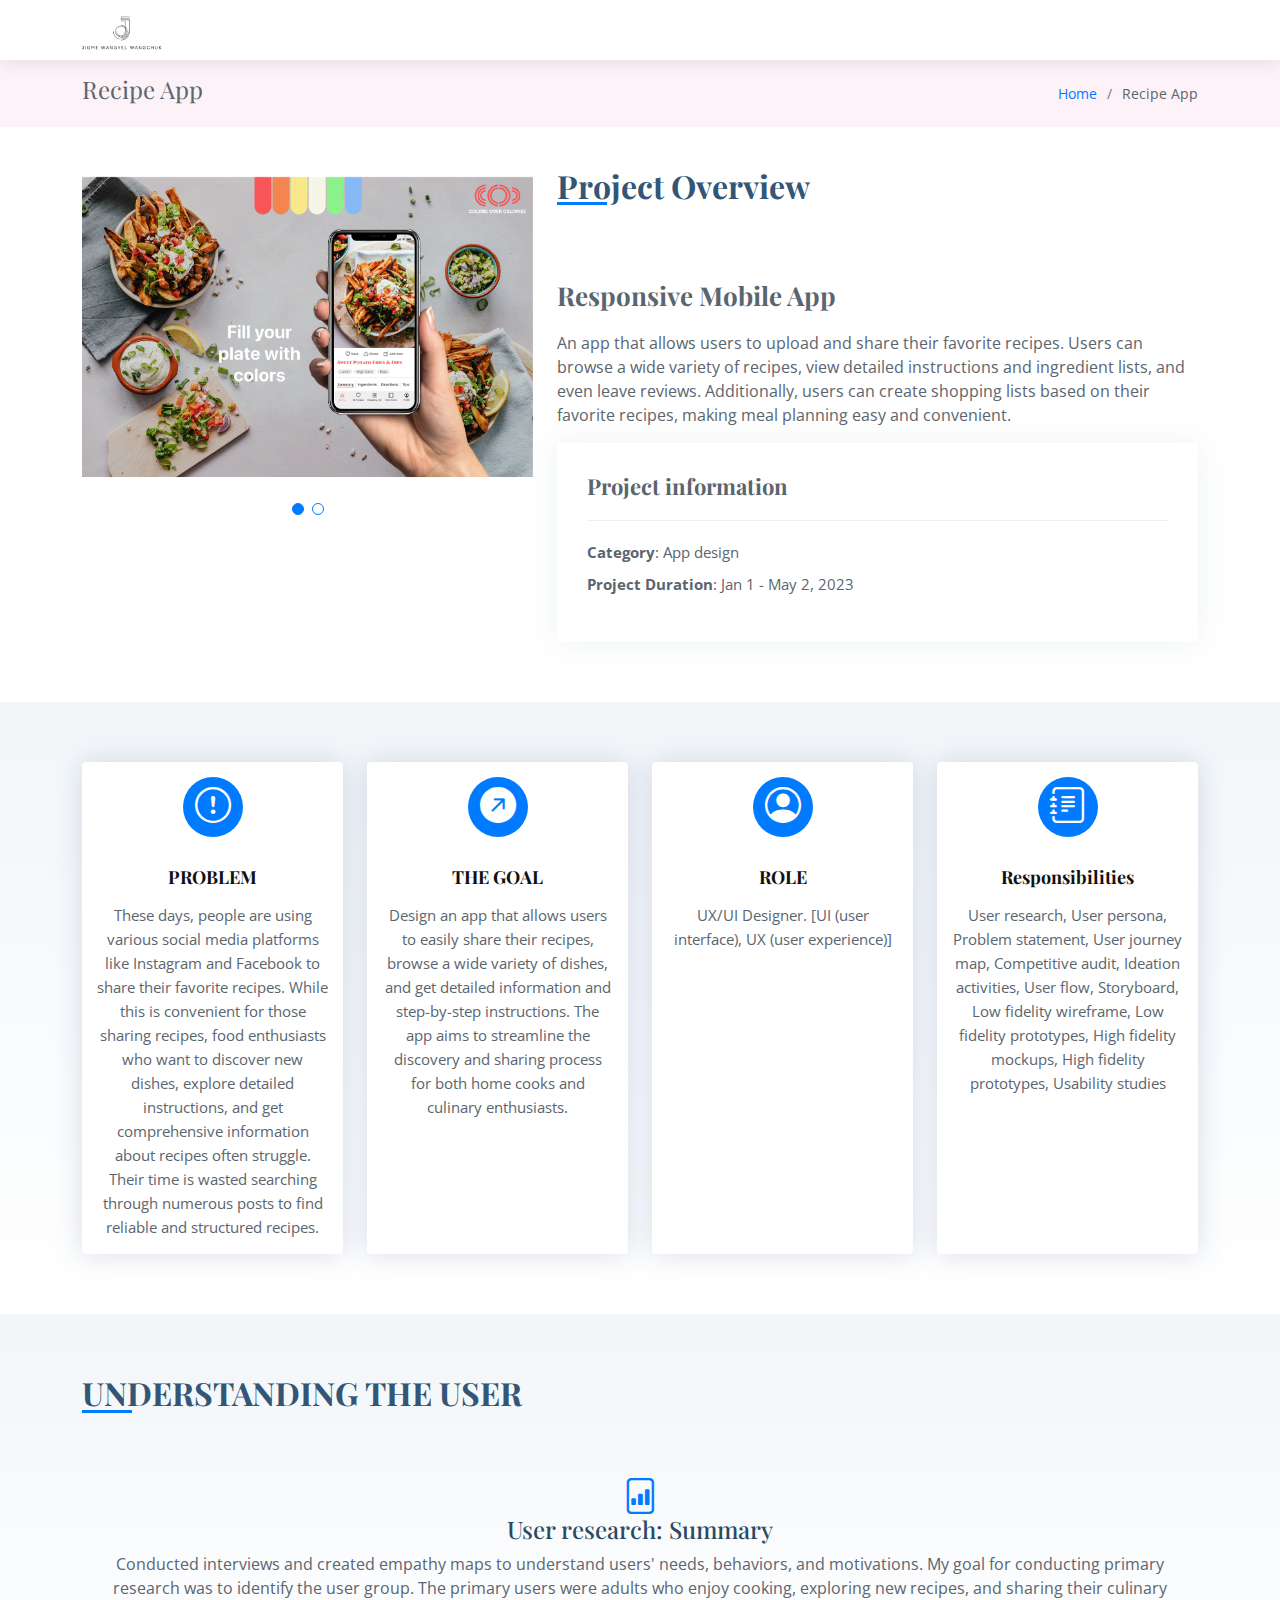
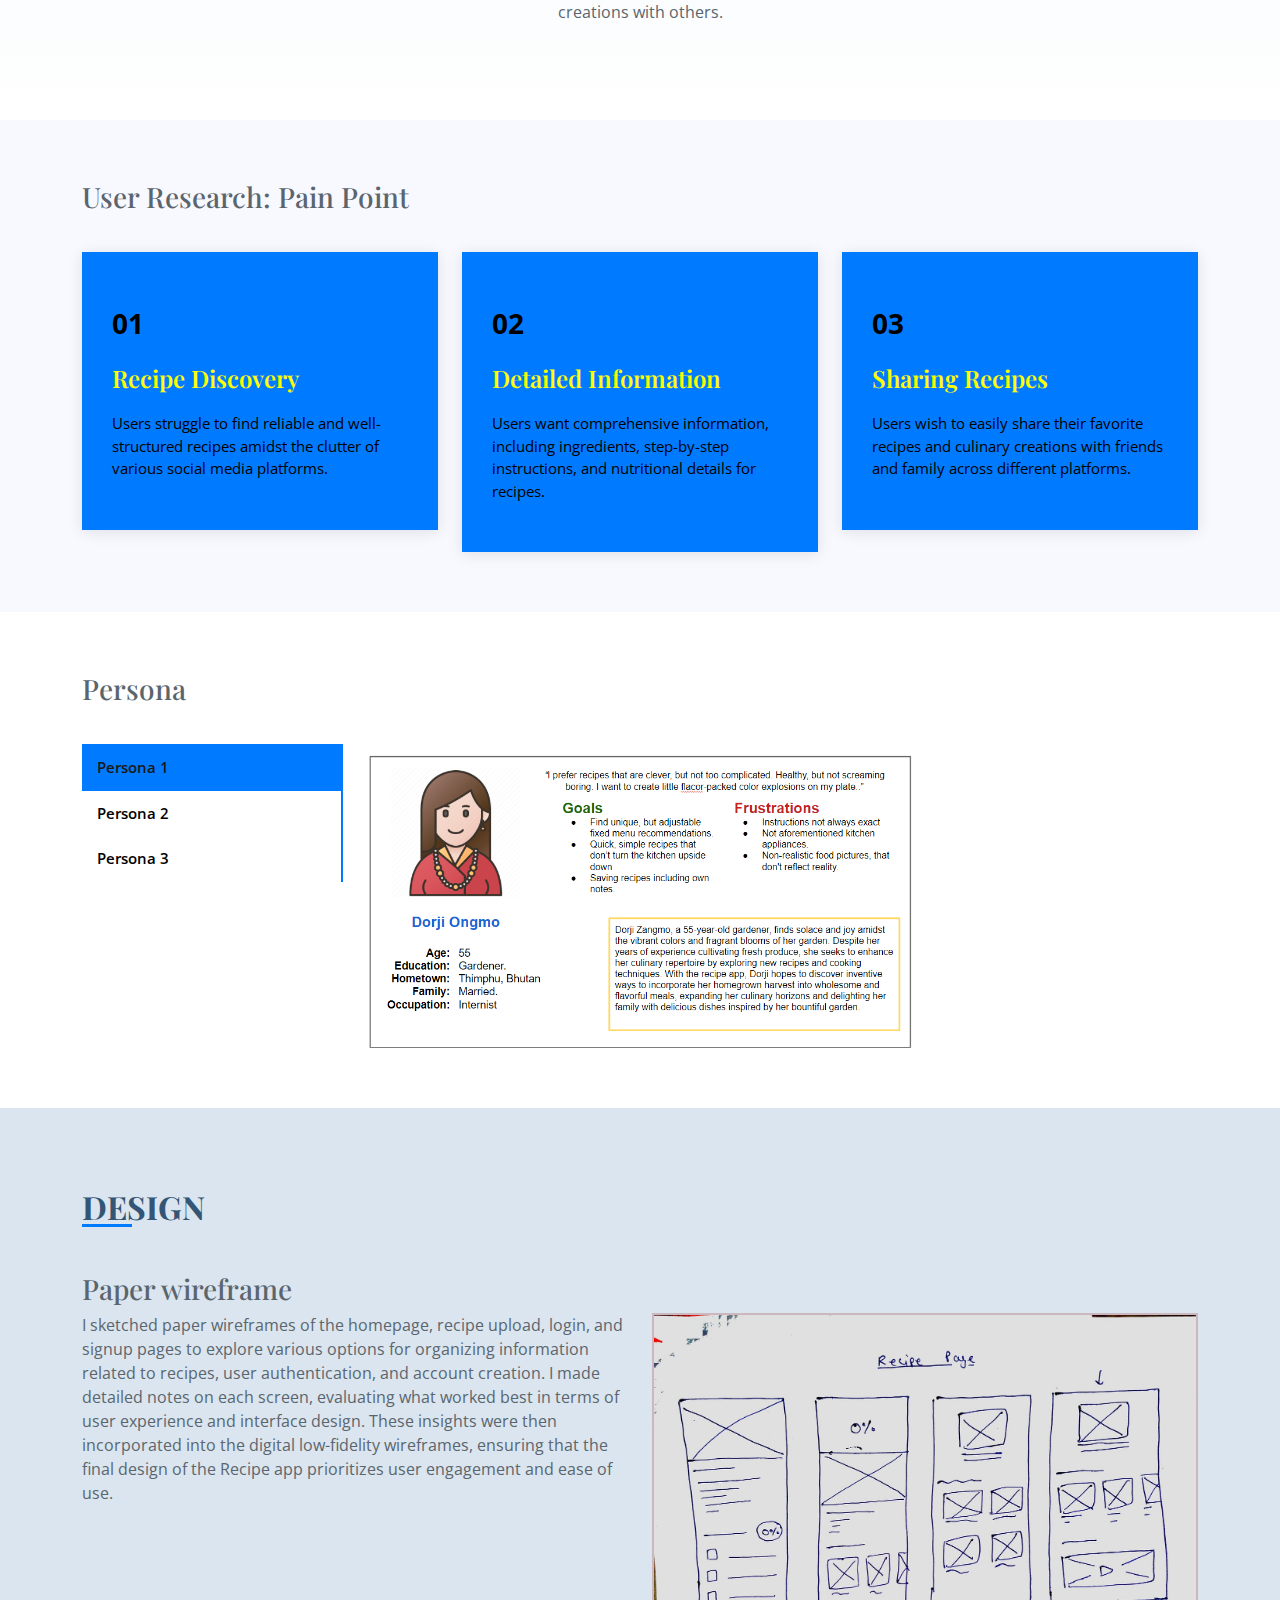
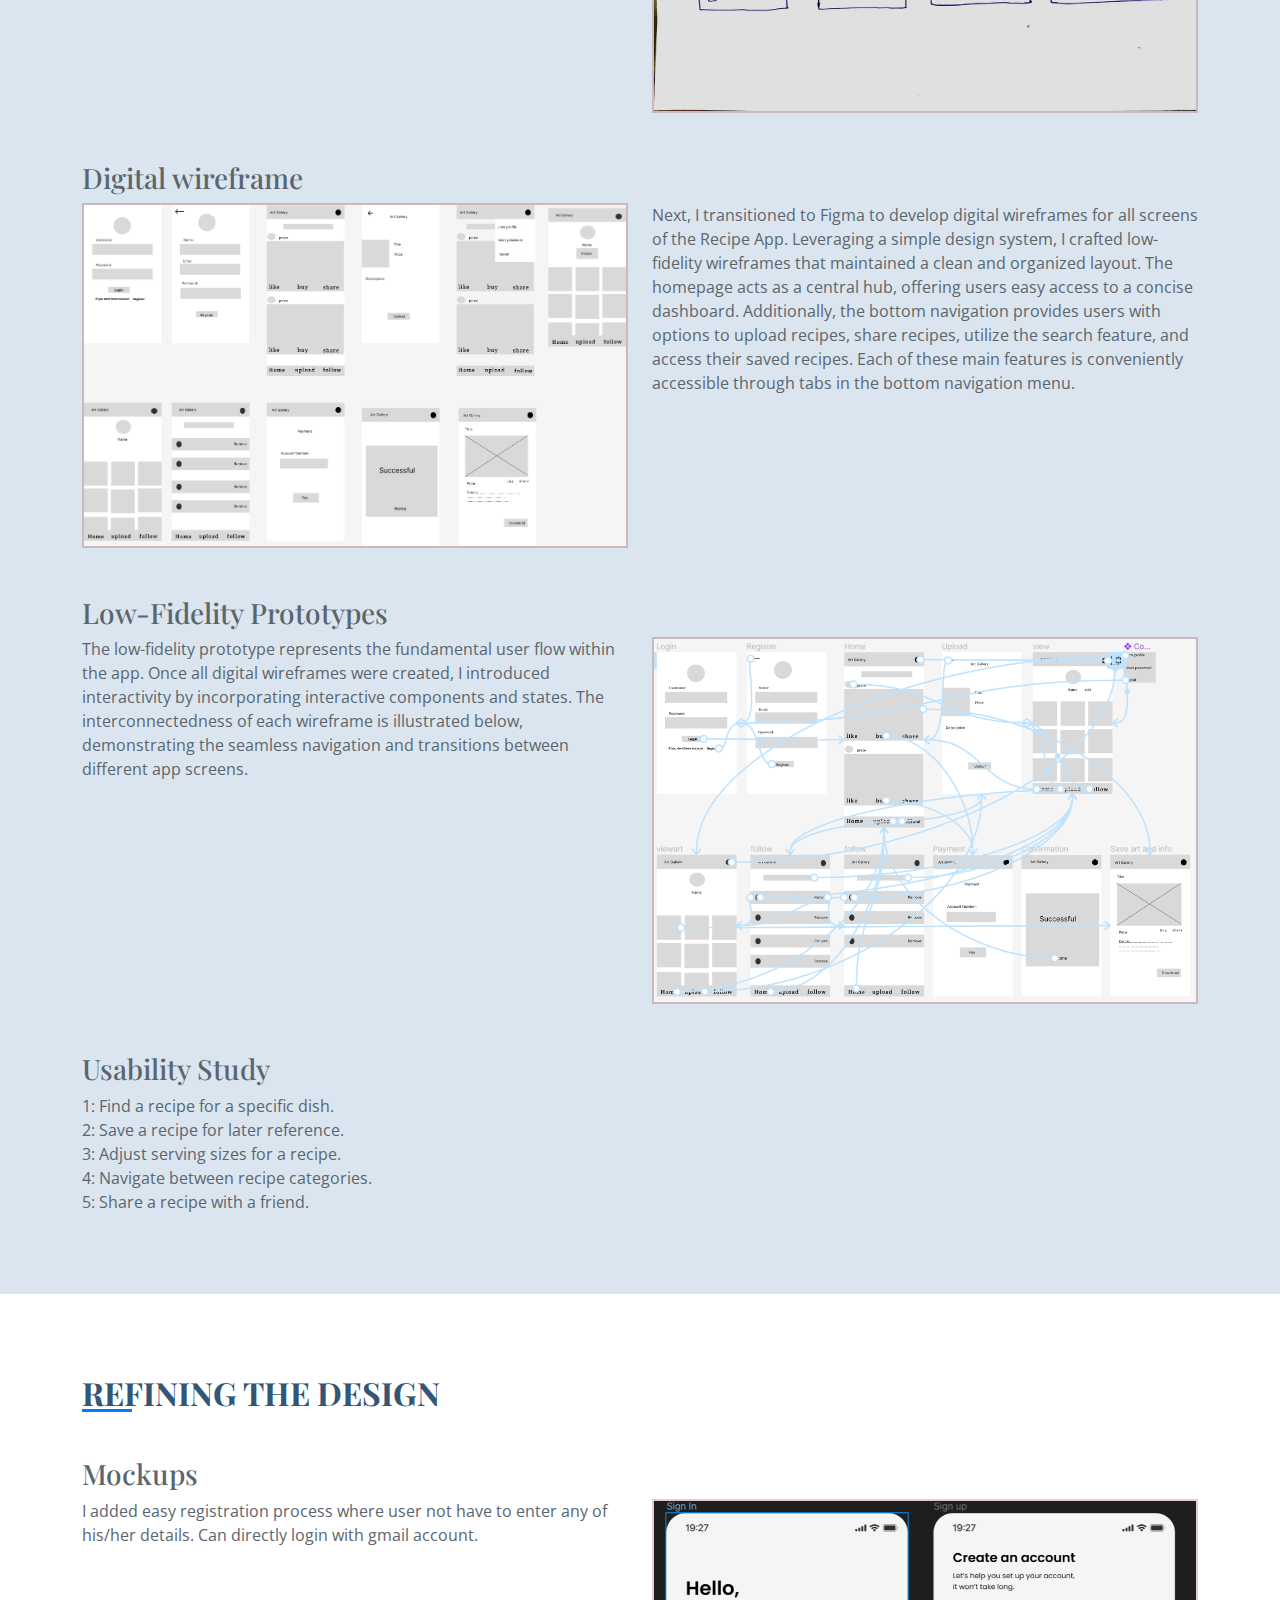
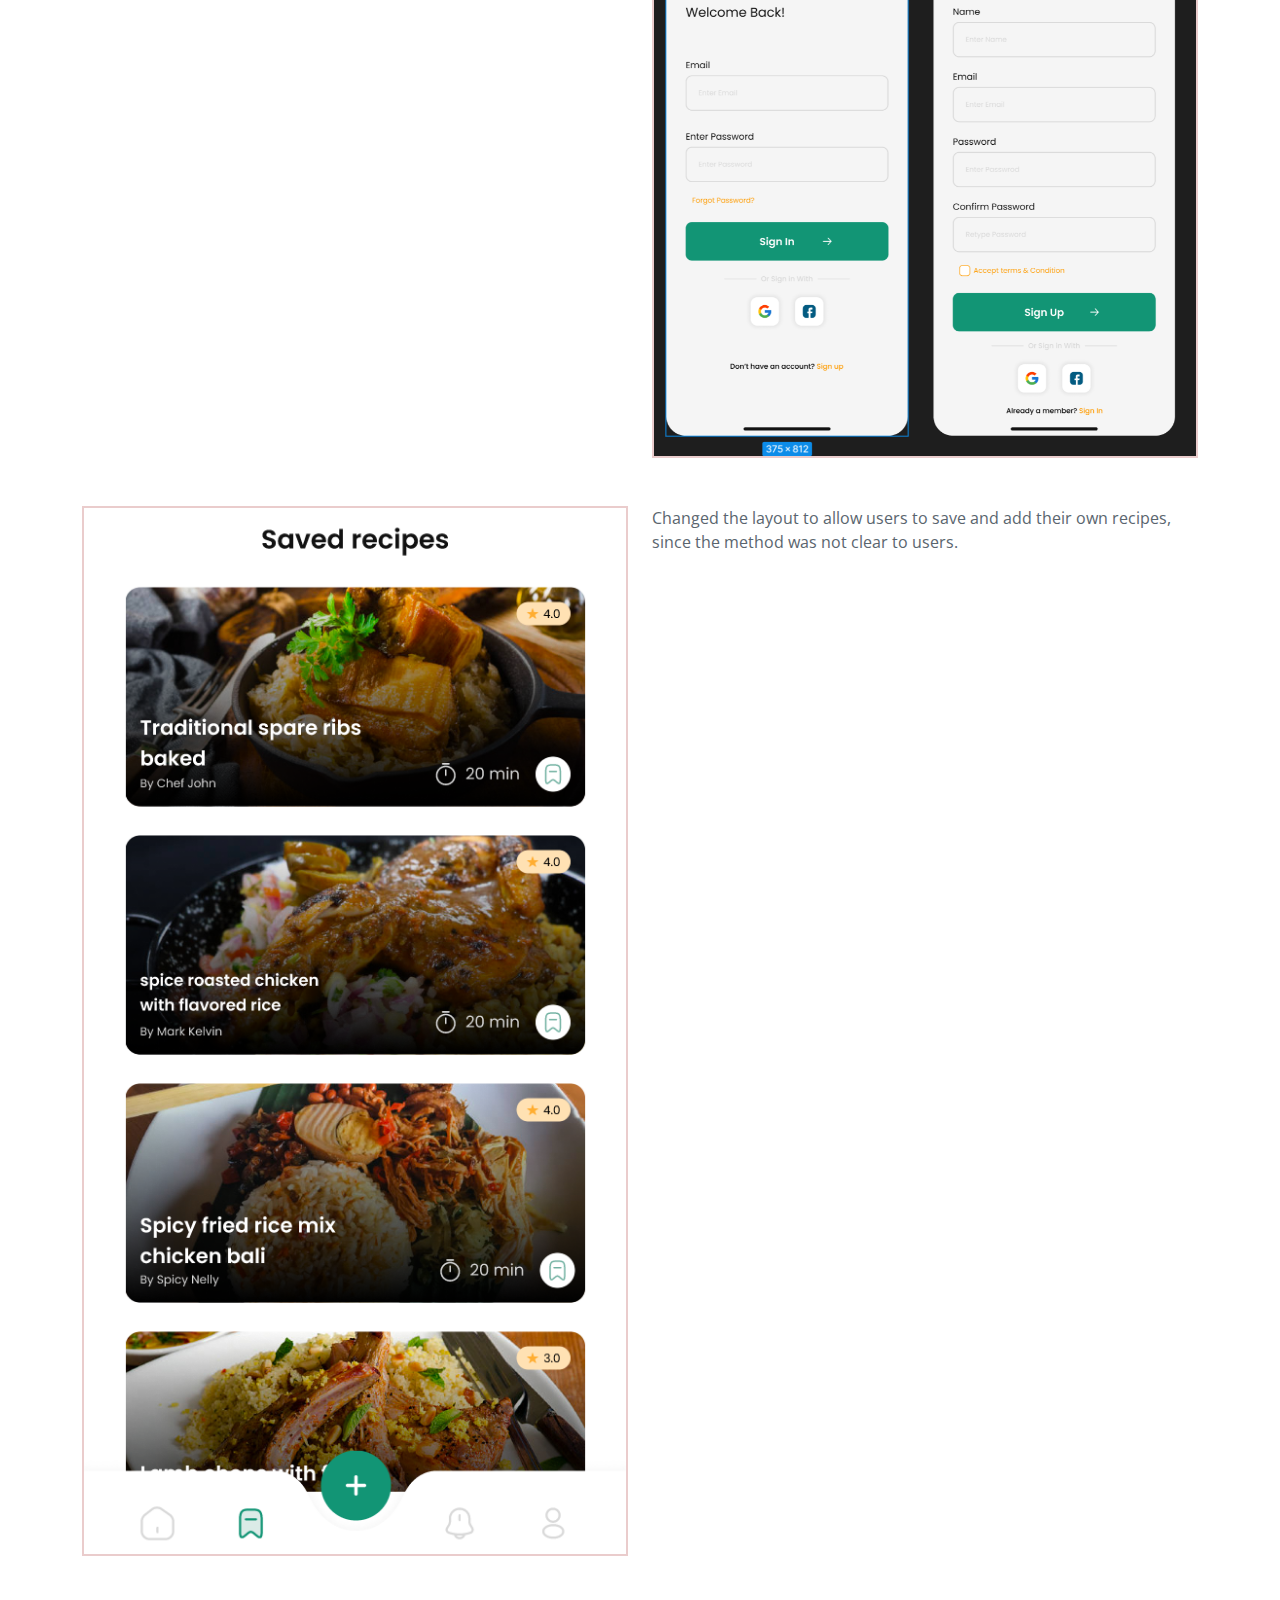
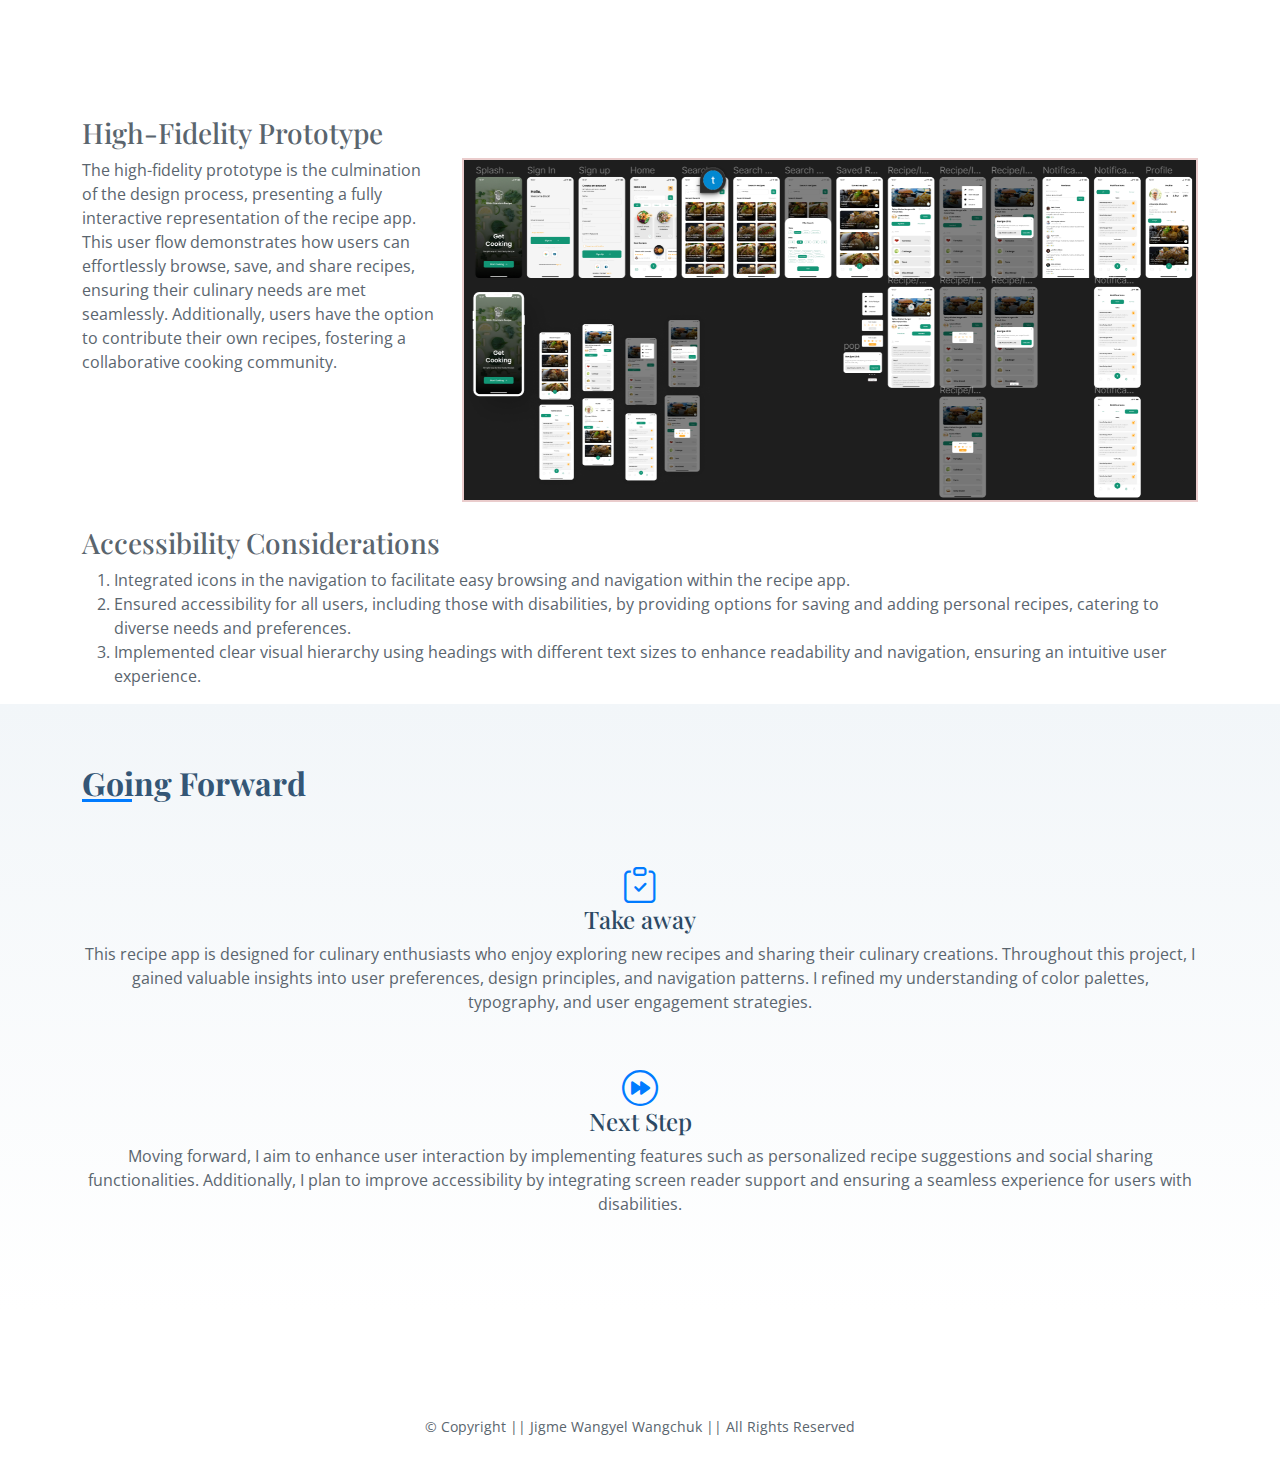
<file: casestudy.html>
<!DOCTYPE html>
<html lang="en">

<head>
  <meta charset="utf-8">
  <meta content="width=device-width, initial-scale=1.0" name="viewport">

  <title>Portfolio Details</title>
  <meta content="" name="description">
  <meta content="" name="keywords">

  <!-- Favicons -->
  <link href="assets/img/favicon.png" rel="icon">
  <link href="assets/img/apple-touch-icon.png" rel="apple-touch-icon">

  <!-- Google Fonts -->
  <link href="https://fonts.googleapis.com/css?family=Open+Sans:300,300i,400,400i,600,600i,700,700i|Poppins:300,300i,400,400i,500,500i,600,600i,700,700i|Playfair+Display:400,400i,500,500i,600,600i,700,700i&subset=cyrillic" rel="stylesheet">

  <!-- Vendor CSS Files -->
  <link href="assets/vendor/bootstrap/css/bootstrap.min.css" rel="stylesheet">
  <link href="assets/vendor/bootstrap-icons/bootstrap-icons.css" rel="stylesheet">
  <link href="assets/vendor/boxicons/css/boxicons.min.css" rel="stylesheet">
  <link href="assets/vendor/glightbox/css/glightbox.min.css" rel="stylesheet">
  <link href="assets/vendor/swiper/swiper-bundle.min.css" rel="stylesheet">

  <!-- Template Main CSS File -->
  <link href="assets/css/style.css" rel="stylesheet">

  <!-- =======================================================
  * Template Name: Lonely - v4.9.1
  * Template URL: https://bootstrapmade.com/free-html-bootstrap-template-lonely/
  * Author: BootstrapMade.com
  * License: https://bootstrapmade.com/license/
  ======================================================== -->
</head>

<body>

  <!-- ======= Header ======= -->
  <header id="header" class="d-flex align-items-center">
    <div class="container d-flex align-items-center justify-content-between">

      <div class="logo">
        <a href="index.html"><img src="assets/img/logo.png" alt="" class="img-fluid"></a>
      </div>

      <nav id="navbar" class="navbar">
        <ul>
          <li><a class="nav-link scrollto" href="#portfolio-details"></a></li>
          <li><a class="nav-link scrollto" href="#design"></a></li>
          
        </ul>
        <i class="bi bi-list mobile-nav-toggle"></i>
      </nav>

    </div>
  </header>

  <main id="main">

    <!-- ======= Breadcrumbs Section ======= -->
    <section class="breadcrumbs">
      <div class="container">

        <div class="d-flex justify-content-between align-items-center">
          <h2>Recipe App</h2>
          <ol>
            <li><a href="index.html">Home</a></li>
            <!-- <li>Portfolio</a></li> -->
            <li>Recipe App</li>
          </ol>
        </div>

      </div>
    </section><!-- Breadcrumbs Section -->

    <!-- ======= over view ======= -->
    <section id="portfolio-details" class="portfolio-details">
      <div class="container">

        <div class="row gy-4">

          <div class="col-lg-5">
            <div class="portfolio-details-slider swiper">
              <div class="swiper-wrapper align-items-center">

                <div class="swiper-slide">
                  <img src="assets/img/portfolio/portfolio2.jpg" alt="">
                </div>

                <div class="swiper-slide">
                  <img src="assets/img/portfolio/img2.jpg" alt="">
                </div>

                <!-- <div class="swiper-slide">
                  <img src="assets/img/portfolio/portfolio.jpg" alt="">
                </div> -->

              </div>
              <div class="swiper-pagination"></div>
            </div>
          </div>

          <div class="col-lg-7">
            <div class="section-title">
              <h2>Project Overview</h2>
            </div>
            
            <div class="portfolio-description">
              <h2>Responsive Mobile App</h2>
              <p>An app that allows users to upload and share their favorite recipes. 
                Users can browse a wide variety of recipes, view detailed instructions and ingredient lists, 
                and even leave reviews. Additionally, users can create shopping lists based on their favorite recipes, 
                making meal planning easy and convenient.</p>

            </div>
            <div class="portfolio-info">
              <h3>Project information</h3>
              <ul>
                <li><strong>Category</strong>: App design</li>
                <li><strong>Project Duration</strong>: Jan 1 - May 2, 2023</li>
              </ul>
            </div>
           
          </div>

        </div>

      </div>
      
    </section><!--overview -->
    
     <!-- ======= Services Section ======= -->
     <section id="services1" class="services1 section-bg">
      <div class="container">
<!-- 
        <div class="section-title">
         
        </div> -->

        <div class="row">
          <div class="col-md-7 col-lg-3 d-flex align-items-stretch mb-5 mb-lg-0">
            <div class="icon-box">
              <div class="icon"><i class="bi bi-exclamation-circle"></i></div>
              <h4 class="title"><a href="">PROBLEM</a></h4>
              <p class="description">These days, people are using various social media platforms like Instagram and Facebook to share their favorite recipes. 
                While this is convenient for those sharing recipes, food enthusiasts who want to discover new dishes, explore detailed instructions, 
                and get comprehensive information about recipes often struggle. Their time is wasted searching through numerous posts to find reliable and structured recipes.
                </p>
            </div>
          </div>

          <div class="col-md-7 col-lg-3 d-flex align-items-stretch mb-5 mb-lg-0">
            <div class="icon-box">
              <div class="icon"><i class="bi bi-arrow-up-right-circle-fill"></i></div>
              <h4 class="title"><a href="">THE GOAL</a></h4>
              <p class="description">Design an app that allows users to easily share their recipes, browse a wide variety of dishes, 
                and get detailed information and step-by-step instructions. The app aims to streamline the discovery and sharing process for both home cooks 
                and culinary enthusiasts.</p>
            </div>
          </div>

          <div class="col-md-7 col-lg-3 d-flex align-items-stretch mb-5 mb-lg-0">
            <div class="icon-box">
              <div class="icon"><i class="bi bi-person-circle"></i></div>
              <h4 class="title"><a href="">ROLE</a></h4>
              <p class="description">UX/UI Designer. [UI (user interface), UX (user experience)]
              </p>
            </div>
          </div>

          
          <div class="col-md-7 col-lg-3 d-flex align-items-stretch mb-5 mb-lg-0">
            <div class="icon-box">
              <div class="icon"><i class="bi bi-journal-text"></i></div>
              <h4 class="title"><a href="">Responsibilities</a></h4>
              <p class="description">User research, User persona, Problem statement, User journey map, Competitive audit, Ideation activities, User flow, Storyboard, 
                Low fidelity wireframe, Low fidelity prototypes, High fidelity mockups, High fidelity prototypes, Usability studies</p>
            </div>
          </div>
        </div>
      </div>
    </section><!-- End Services Section -->

    <section id="user" class="user section-bg">
      <div class="container">

        <div class="section-title">
          <h2>UNDERSTANDING THE USER</h2>
        </div>
        <div class="row">
            <div class="icon-box">
              <div class="col-lg-12">
              <div class="icons"><i class="bi bi-file-bar-graph"></i></div>
              <h4 class="titles"><a href="">User research: Summary </a></h4>
              <p class="description">Conducted interviews and created empathy maps to understand users' needs, behaviors, and motivations. 
                My goal for conducting primary research was to identify the user group. 
                The primary users were adults who enjoy cooking, exploring new recipes, and sharing their culinary creations with others.</p>
            </div>
          </div>
        </div>
      </div>
    </section>
    
        <!-- ======= pain pint ======= -->
        <section id="why-us" class="why-us">
          <div class="container" data-aos="fade-up">
    
            <div class="section-title">
              <h3>User Research: Pain Point</h3>
            </div>
    
            <div class="row">
    
              <div class="col-lg-4">
                <div class="box" data-aos="zoom-in" data-aos-delay="100">
                  <span>01</span>
                  <h4>Recipe Discovery</h4>
                  <p>Users struggle to find reliable and well-structured recipes amidst the clutter of various social media platforms.</p>
                </div>
              </div>
        
              <div class="col-lg-4 mt-4 mt-lg-0">
                <div class="box" data-aos="zoom-in" data-aos-delay="200">
                  <span>02</span>
                  <h4>Detailed Information</h4>
                  <p>Users want comprehensive information, including ingredients, step-by-step instructions, and nutritional details for recipes.</p>
                </div>
              </div>
        
              <div class="col-lg-4 mt-4 mt-lg-0">
                <div class="box" data-aos="zoom-in" data-aos-delay="300">
                  <span>03</span>
                  <h4>Sharing Recipes</h4>
                  <p>Users wish to easily share their favorite recipes and culinary creations with friends and family across different platforms.</p>
                </div>
              </div>
        
            </div>
          </div>
        </section><!-- End of Pain Points -->
      
         <!-- ======= persona Section ======= -->
    <section id="persona" class="persona">
      <div class="container" data-aos="fade-up">

        <div class="section-title">
          <h3>Persona</h3>
        </div>

        <div class="row" data-aos="fade-up" data-aos-delay="100">
          <div class="col-lg-3">
            <ul class="nav nav-tabs flex-column">
              <li class="nav-item">
                <a class="nav-link active show" data-bs-toggle="tab" href="#tab-1">Persona 1</a>
              </li>
              <li class="nav-item">
                <a class="nav-link" data-bs-toggle="tab" href="#tab-2">Persona 2</a>
              </li>
              <li class="nav-item">
                <a class="nav-link" data-bs-toggle="tab" href="#tab-3">Persona 3</a>
              </li>
            </ul>
          </div>

          <div class="col-lg-9 mt-4 mt-lg-0">
            <div class="tab-content">
              <div class="tab-pane active show" id="tab-1">
                <div class="row">
                  <!-- <div class="col-lg-4 details order-2 order-lg-1">
                    <h3>Pema</h3>
                    <h6 class="fst-italic"> Problem statement:</h6>
                    <p>Pema is a art student,
                      who needs independent 
                      platform to share her 
                      artwork to the world and 
                      able to sell her art.</p>
                  </div> -->
                  <div class="col-lg-8 text-center order-1 order-lg-2">
                    <img src="assets/img/app/persona4.jpg" alt="" class="img-fluid">
                  </div>
                </div>
              </div>

              <div class="tab-pane" id="tab-2">
                <div class="row">
                  <!-- <div class="col-lg-4 details order-2 order-lg-1">
                    <h3>Ugyen</h3>
                    <h6 class="fst-italic"> Problem statement:</h6>
                    <p>
                      Pema is a student,
                      who needs independent 
                      platform where he can 
                      easily find the artwork and 
                      more info about the artwork 
                      because he can write a blog. </p>
                  </div> -->
                  <div class="col-lg-8 text-center order-1 order-lg-2">
                    <img src="assets/img/app/persona5.jpg" alt="" class="img-fluid">
                  </div>
                </div>
              </div>

              <div class="tab-pane" id="tab-3">
                <div class="row">
                  <!-- <div class="col-lg-4 details order-2 order-lg-1">
                    <h3>Tashi</h3>
                    <h6 class="fst-italic"> Problem statement:</h6>
                    <p>
                      Tashi is busy hotel manager 
                      who needs to buys a art 
                      online because he does not 
                      have time to go to shop.  </p>
                  </div> -->
                  <div class="col-lg-8 text-center order-1 order-lg-2">
                    <img src="assets/img/app/persona6.jpg" alt="" class="img-fluid">
                  </div>
                </div>
              </div>
            </div>
          </div>
        </div>
      </div>
    </section><!-- End Specials Section -->

      <!-- ======= Gallery Section ======= -->
      <!-- <section id="gallery" class="gallery">

        <div class="container" data-aos="fade-up">
          <div class="section-title">
            <h3>User Journey</h3>
          </div>
        </div>
        <div class="container-fluid" data-aos="fade-up" data-aos-delay="100">
  
          <div class="row g-0">
  
            <div class="col-lg-6 col-md-4">
              <div class="gallery-item">
                <a href="assets/img/app/user1.png" class="gallery-lightbox" data-gall="gallery-item">
                  <img src="assets/img/app/user1.png" alt="" class="img-fluid">
                </a>
              </div>
            </div>
  
            <div class="col-lg-6 col-md-4">
              <div class="gallery-item">
                <a href="assets/img/app/user2.png" class="gallery-lightbox" data-gall="gallery-item">
                  <img src="assets/img/app/user2.png" alt="" class="img-fluid">
                </a>
              </div>
            </div>
          </div>
        </div>
      </section>End Gallery Section -->

    <!-- ======= design Section ======= -->
    <section id="design" class="design">
      <div class="container" data-aos="fade-up">
        <div class="section-title">
          <h2>DESIGN</h2>
        </div>
        <div class="row">
          <h3>Paper wireframe</h3>
          <div class="col-lg-6 order-1 order-lg-2" data-aos="zoom-in" data-aos-delay="100">
            <div class="about-img">
              <img src="assets/img/app/paperwireframe1.jpg" alt="">
            </div>
          </div>
          <div class="col-lg-6 pt-4 pt-lg-0 order-2 order-lg-1 content">
            <p>
              I sketched paper wireframes of the homepage, recipe upload, login, and signup pages to explore various options for organizing information related to recipes,
               user authentication, and account creation. I made detailed notes on each screen, evaluating what worked best in terms of user experience and interface design. 
               These insights were then incorporated into the digital low-fidelity wireframes, ensuring that the final design of the Recipe app prioritizes user engagement and ease of use.
            </p>
          </div>
        </div>
      </div>
      <br><br>
      <div class="container" data-aos="fade-up">
        <div class="row">
          <h3>Digital wireframe</h3>
          <div class="col-lg-6 order-2 order-lg-1" data-aos="zoom-in" data-aos-delay="100">
            <div class="about-img">
              <img src="assets/img/app/dwireframe.png" alt="">
            </div>
          </div>
          <div class="col-lg-6 pt-4 pt-lg-0 order-2 order-lg-1 content">
            <p>
              Next, I transitioned to Figma to develop digital wireframes for all screens of the Recipe App. Leveraging a simple design system, 
              I crafted low-fidelity wireframes that maintained a clean and organized layout. The homepage acts as a central hub, offering users easy access to 
              a concise dashboard. Additionally, the bottom navigation provides users with options to upload recipes, share recipes, utilize the search feature, 
              and access their saved recipes. Each of these main features is conveniently accessible through tabs in the bottom navigation menu.
            </p>
          </div>
        </div>
      </div>
      <br><br>
      <div class="container" data-aos="fade-up">
        <div class="row">
          <h3>Low-Fidelity Prototypes</h3>
          <div class="col-lg-6 order-1 order-lg-2" data-aos="zoom-in" data-aos-delay="100">
            <div class="about-img">
              <img src="assets/img/app/prototype.png" alt="">
            </div>
          </div>
          <div class="col-lg-6 pt-4 pt-lg-0 order-2 order-lg-1 content">
            <p>
              The low-fidelity prototype represents the fundamental user flow within the app. Once all digital wireframes were created, 
              I introduced interactivity by incorporating interactive components and states. The interconnectedness of each wireframe is illustrated below, 
              demonstrating the seamless navigation and transitions between different app screens.
            </p>
          </div>
        </div>
      </div>
      <br><br>
      <div class="container" data-aos="fade-up">
      <div class="row">
        <h3>Usability Study</h3>
        <div class="col-lg-6 pt-4 pt-lg-0 order-2 order-lg-1 content">
          <p>
            1: Find a recipe for a specific dish.<br>
            2: Save a recipe for later reference.<br>
            3: Adjust serving sizes for a recipe.<br>
            4: Navigate between recipe categories.<br>
            5: Share a recipe with a friend.<br>
          </p>
        </div>
      </div>
      </div>
    
    </section><!-- End design Section -->
    

    <!-- ======= mockup Section ======= -->
    <section id="mockup" class="mockup">
      <div class="container" data-aos="fade-up">
        <div class="section-title">
          <h2>REFINING THE DESIGN</h2>
        </div>
        <div class="row">
          <h3>Mockups</h3>
          <div class="col-lg-6 order-1 order-lg-2" data-aos="zoom-in" data-aos-delay="100">
            <div class="about-img">
              <img src="assets/img/app/r1.png" alt="">
            </div>
          </div>
          <div class="col-lg-6 pt-4 pt-lg-0 order-2 order-lg-1 content">
            <p>
              I added easy registration process where user not 
              have to enter any of his/her details. Can directly login 
              with gmail account.
            </p>
          </div>
        </div>
      </div>
      <br><br>
      <div class="container" data-aos="fade-up">
        <div class="row">
          <div class="col-lg-6 order-2 order-lg-1" data-aos="zoom-in" data-aos-delay="100">
            <div class="about-img">
              <img src="assets/img/app/r2.png" alt="">
            </div>
          </div>
          <div class="col-lg-6 pt-4 pt-lg-0 order-2 order-lg-1 content">
            <p>
              Changed the layout to allow users to save and add their own recipes, since the method was not clear to users.
            </p>
          </div>
        </div>
      </div>
    </section><!-- End mockup Section -->
    <!-- <section id="m" class="m">
      <div class="container" data-aos="fade-up">
        <div class="container-fluid" data-aos="fade-up" data-aos-delay="100">
          <div class="row g-0">
            <div class="col-lg-12 col-md-4">
              <div class="gallery-item">
                  <img src="assets/img/app/mockups.png" alt="" class="img-fluid">
              </div>
            </div>
          </div>
        </div>
    </section> -->
    <section id="mockup" class="mockup">
      <div class="container" data-aos="fade-up">
        <div class="row">
          <h3>High-Fidelity Prototype</h3>
          <div class="col-lg-8 order-1 order-lg-2" data-aos="zoom-in" data-aos-delay="100">
            <div class="about-img">
              <img src="assets/img/app/hifi.png" alt="">
            </div>
          </div>
          <div class="col-lg-4 pt-4 pt-lg-0 order-2 order-lg-1 content">
            <p>
              
The high-fidelity prototype is the culmination of the design process, presenting a fully interactive representation of the recipe app. 
This user flow demonstrates how users can effortlessly browse, save, and share recipes, ensuring their culinary needs are met seamlessly. 
Additionally, users have the option to contribute their own recipes, fostering a collaborative cooking community.
            </p>
          </div>
        </div>
        <br>
        <h3>Accessibility Considerations</h3> 
<ol>
  <li>Integrated icons in the navigation to facilitate easy browsing and navigation within the recipe app.</li>
  <li>Ensured accessibility for all users, including those with disabilities, by providing options for saving and adding personal recipes, catering to diverse needs and preferences.</li>
  <li>Implemented clear visual hierarchy using headings with different text sizes to enhance readability and navigation, ensuring an intuitive user experience.</li>
</ol>

      </div>

     
    <section id="user1" class="user1 section-bg">
      <div class="container">

        <div class="section-title">
          <h2>Going Forward</h2>
        </div>
        <div class="row">

          <div class="icon-box">
            <div class="col-lg-12">
              <div class="icons"><i class="bi bi-clipboard-check"></i></div>
              <h4 class="titles"><a href="">Take away</a></h4>
              <p class="description">This recipe app is designed for culinary enthusiasts who enjoy exploring new recipes and sharing their culinary creations. 
                Throughout this project, I gained valuable insights into user preferences, design principles, and navigation patterns. I refined my understanding of 
                color palettes, typography, and user engagement strategies.</p>
            </div>
          </div>

          <div class="icon-box">
            <div class="ccol-lg-6">
              <div class="icons"><i class="bi bi-fast-forward-circle"></i></div>
              <h4 class="titles"><a href="">Next Step</a></h4>
              <p class="description">Moving forward, I aim to enhance user interaction by implementing features such as personalized recipe suggestions and 
                social sharing functionalities. Additionally, I plan to improve accessibility by integrating screen reader support and ensuring a seamless experience for users with disabilities.</p>
            </div>
          </div>
          </div>
        </div>
      </div>
    </section>


  </main><!-- End #main -->

  <!-- ======= Footer ======= -->
  <footer id="footer">
    <div class="container">
      <div class="copyright">
        &copy; Copyright || Jigme Wangyel Wangchuk || <strong></strong> All Rights Reserved
      </div>
    </div>
  </footer><!-- End  Footer -->

  <a href="#" class="back-to-top d-flex align-items-center justify-content-center"><i class="bi bi-arrow-up-short"></i></a>

  <!-- Vendor JS Files -->
  <script src="assets/vendor/purecounter/purecounter_vanilla.js"></script>
  <script src="assets/vendor/bootstrap/js/bootstrap.bundle.min.js"></script>
  <script src="assets/vendor/glightbox/js/glightbox.min.js"></script>
  <script src="assets/vendor/isotope-layout/isotope.pkgd.min.js"></script>
  <script src="assets/vendor/swiper/swiper-bundle.min.js"></script>
  <script src="assets/vendor/waypoints/noframework.waypoints.js"></script>
  <script src="assets/vendor/php-email-form/validate.js"></script>

  <!-- Template Main JS File -->
  <script src="assets/js/main.js"></script>

</body>

</html>
</file>
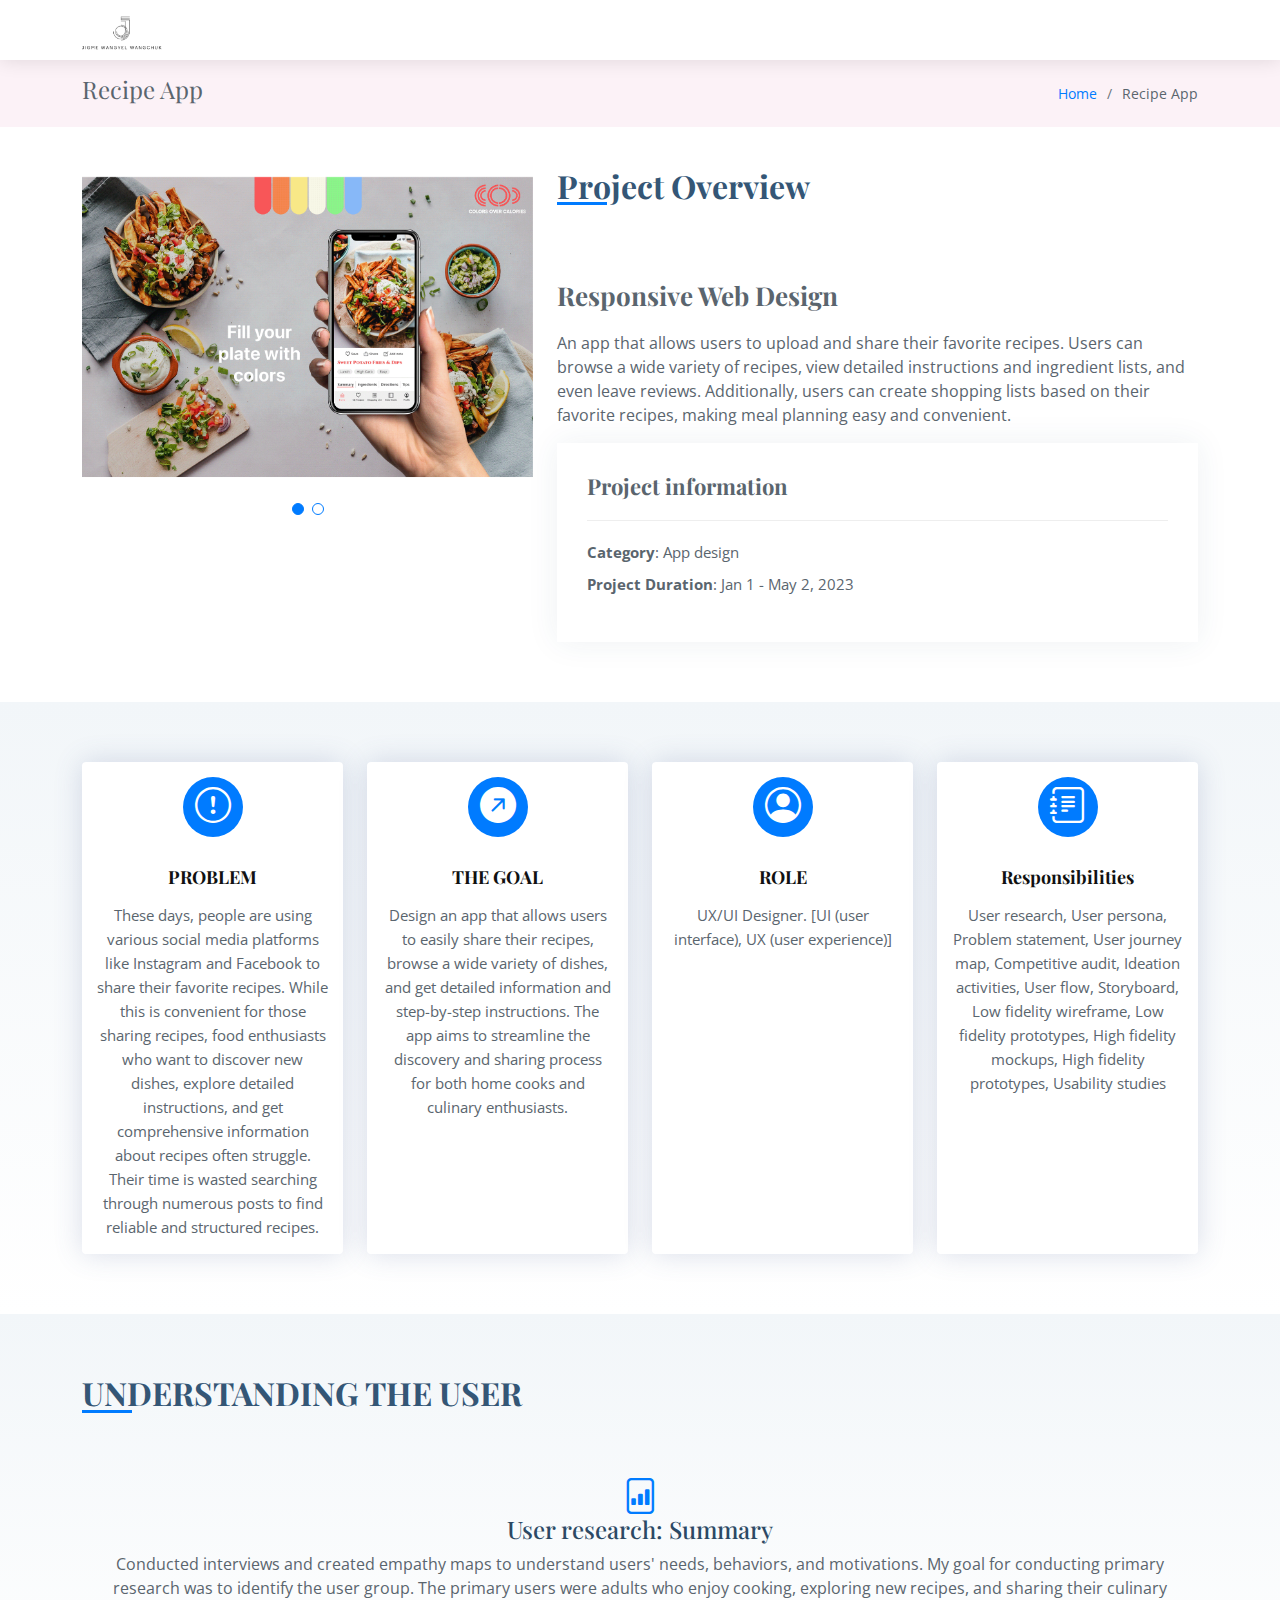
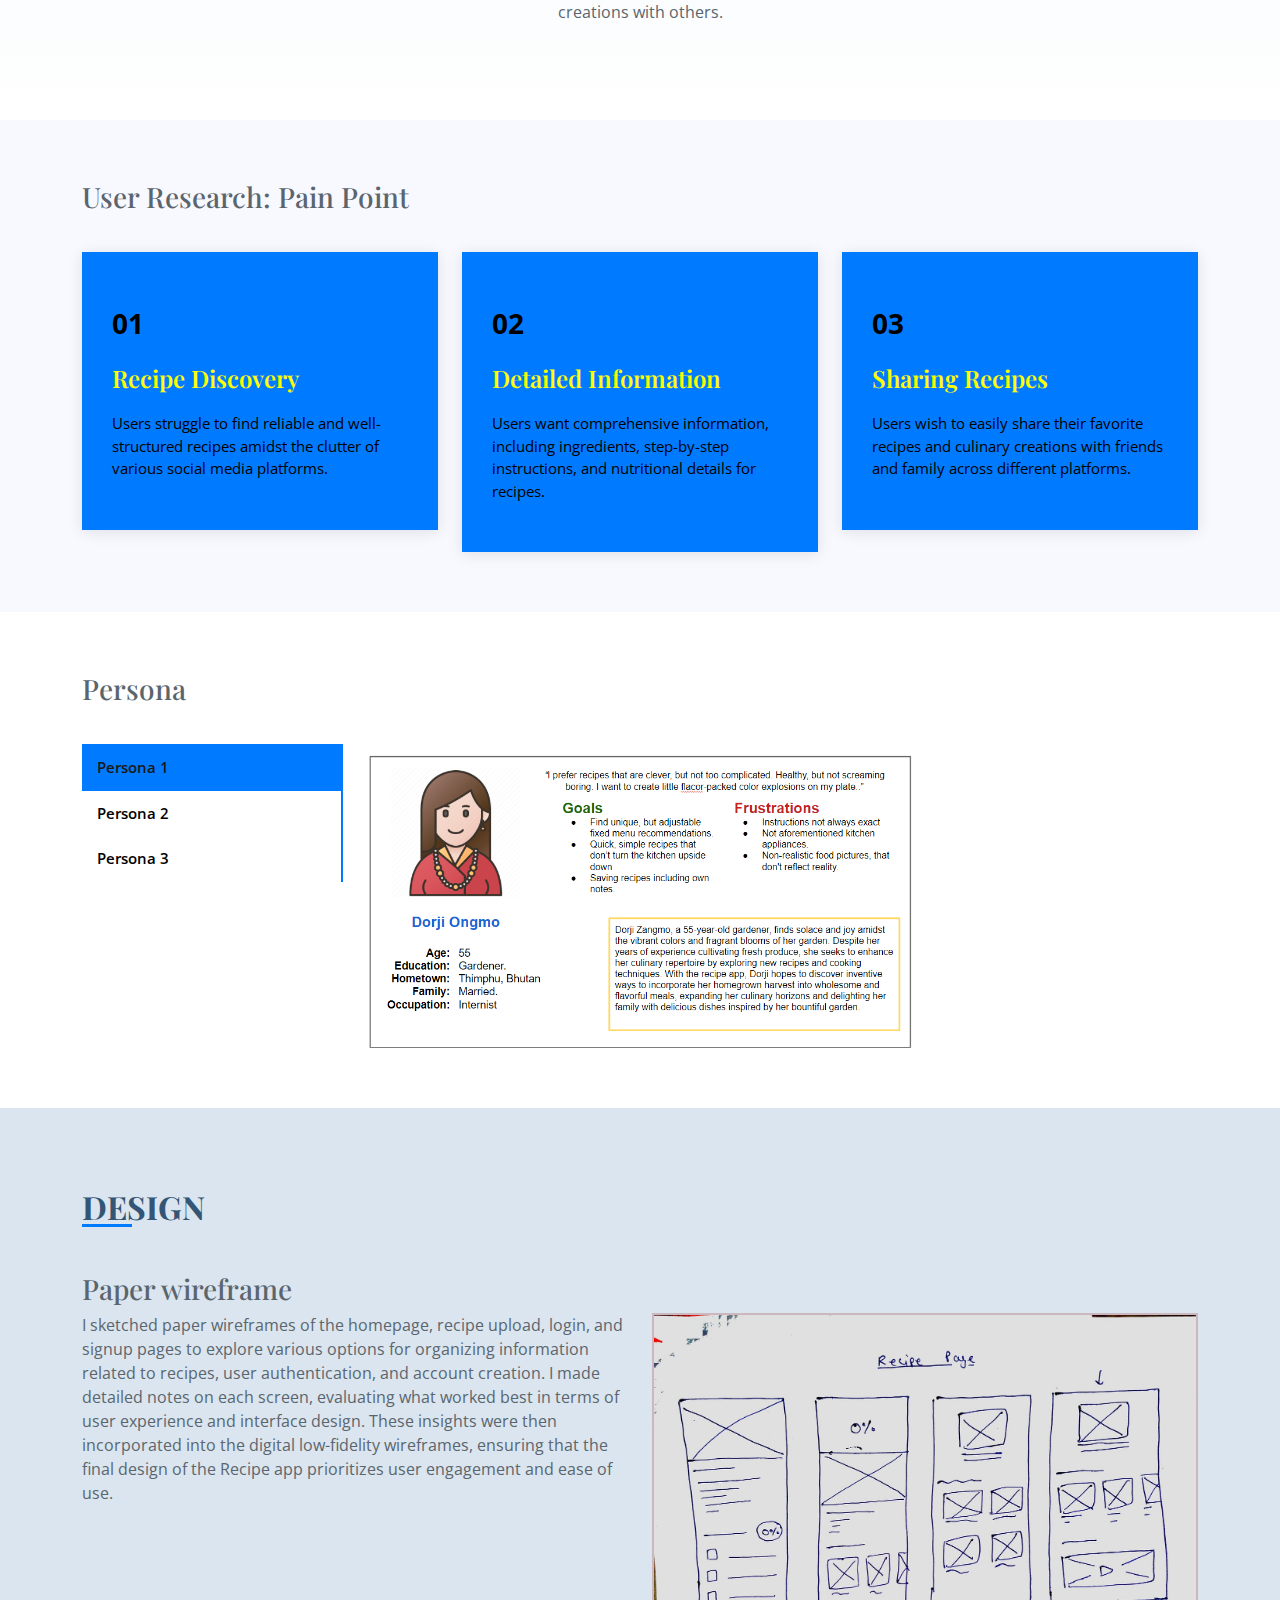
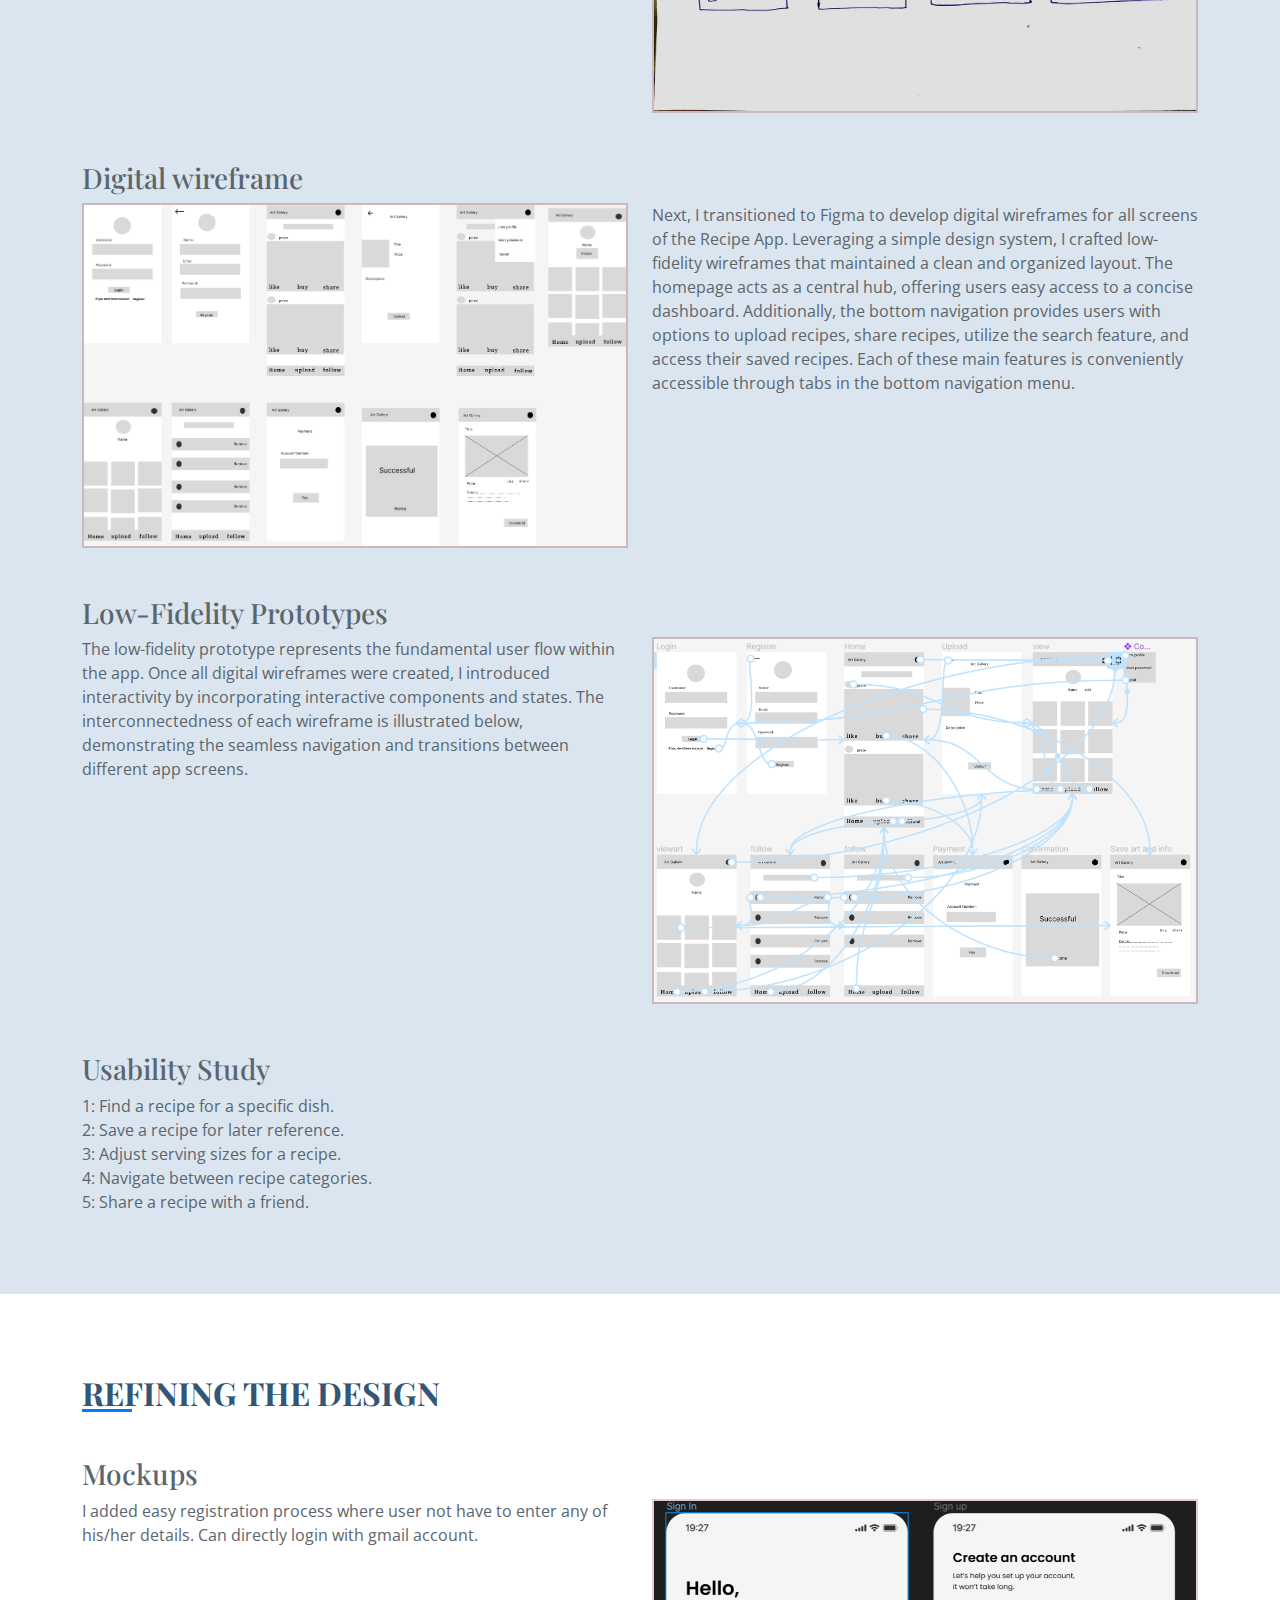
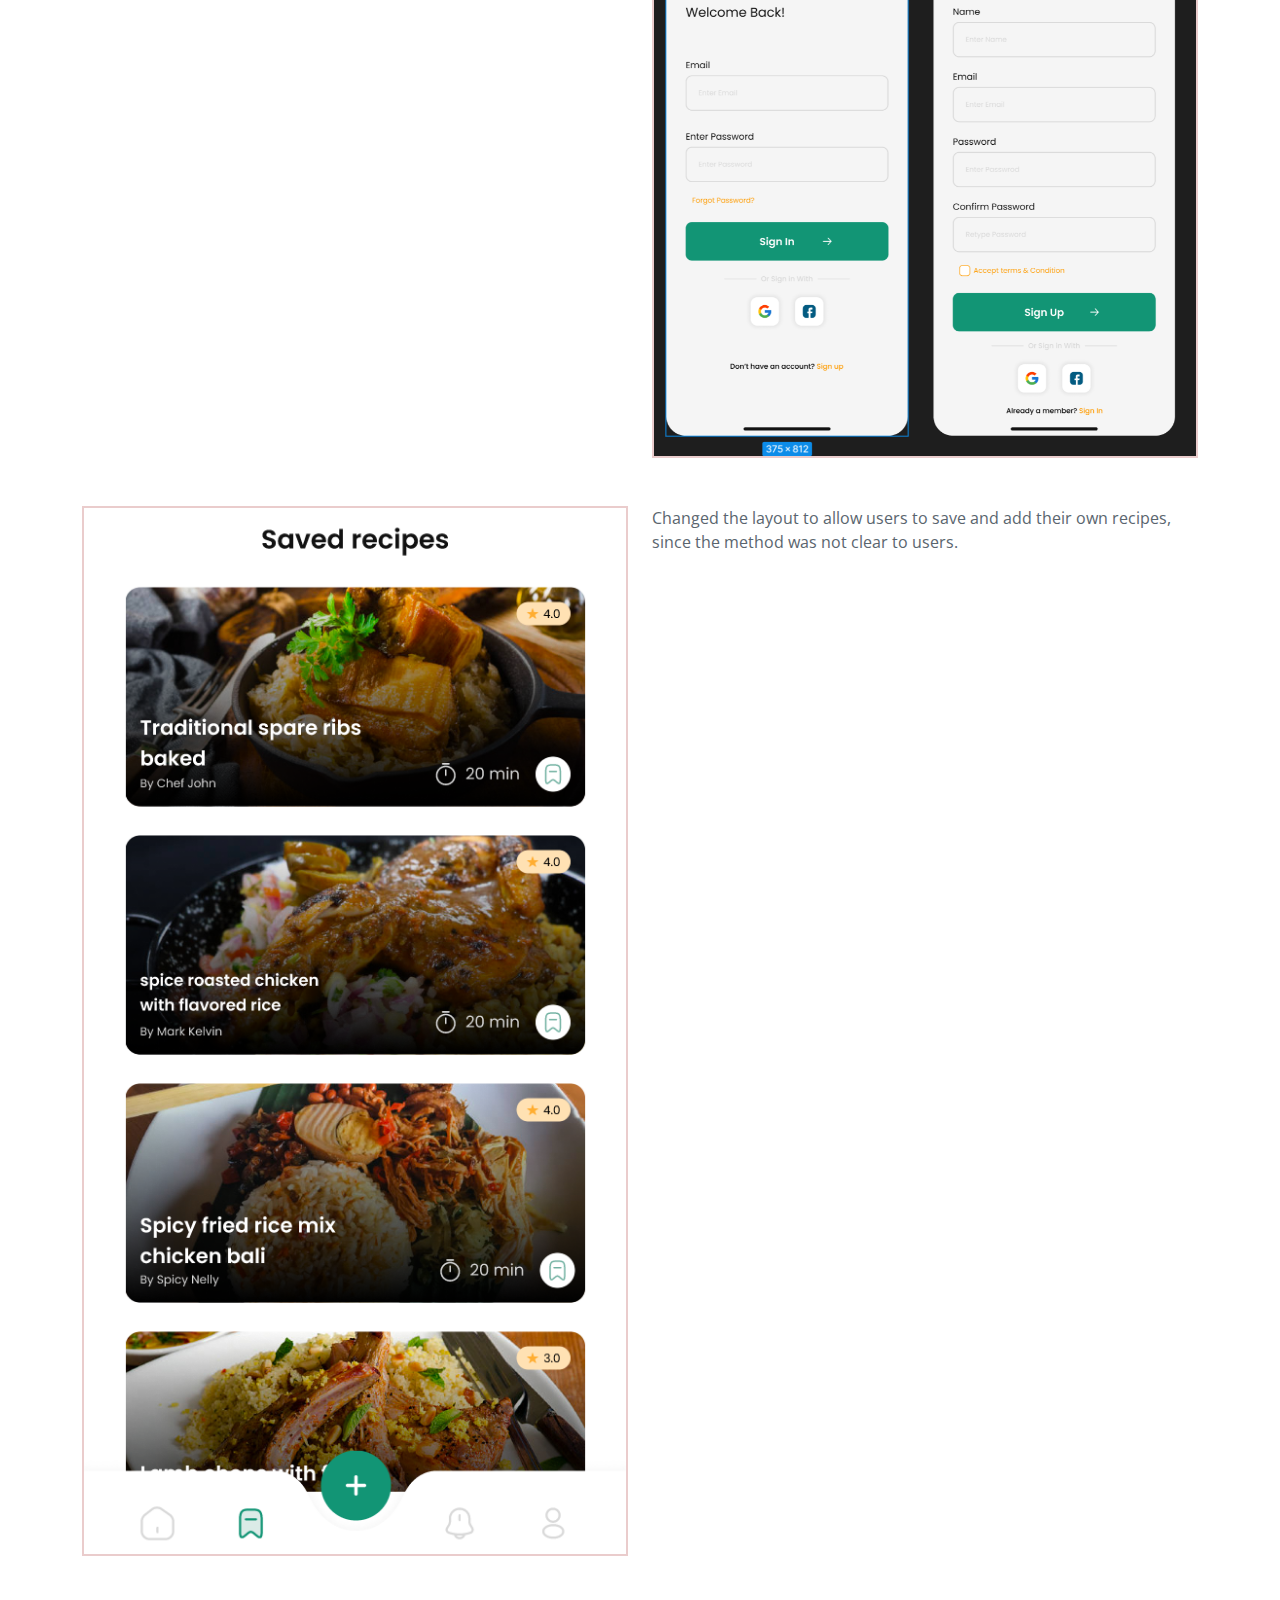
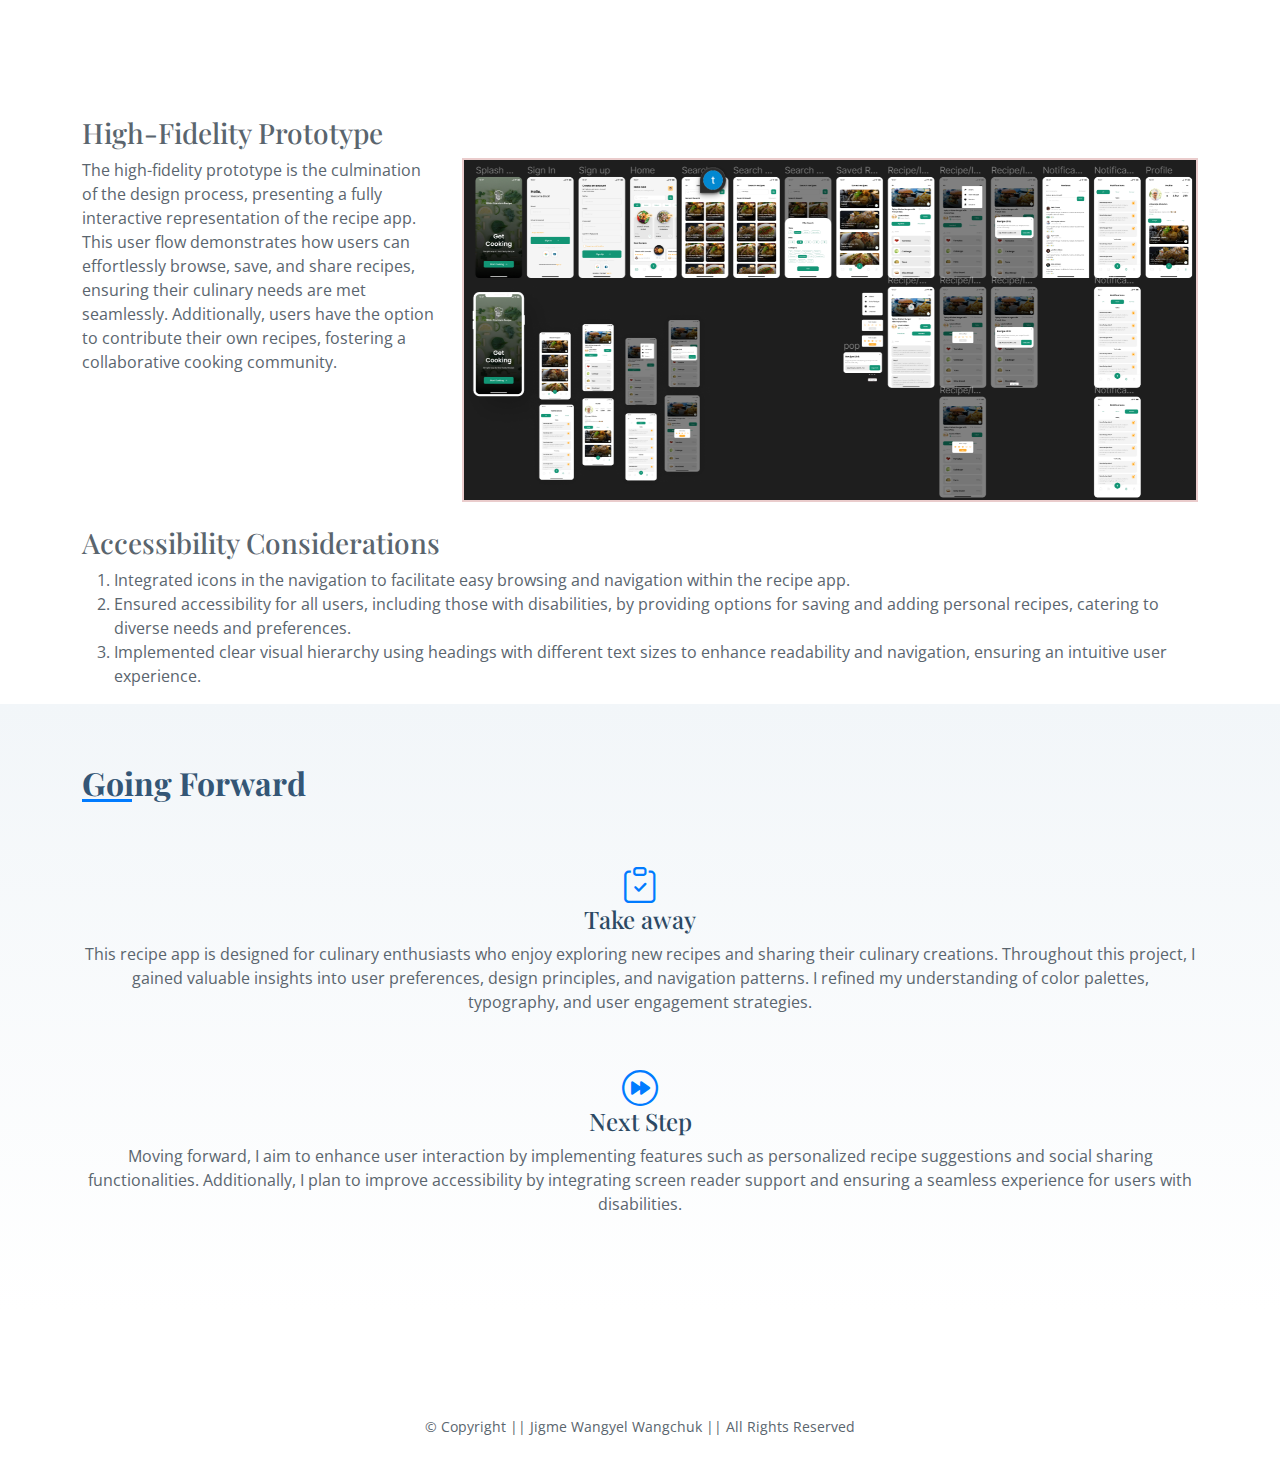
<file: casestudy2.html>
<!DOCTYPE html>
<html lang="en">

<head>
  <meta charset="utf-8">
  <meta content="width=device-width, initial-scale=1.0" name="viewport">

  <title>Portfolio Details</title>
  <meta content="" name="description">
  <meta content="" name="keywords">

  <!-- Favicons -->
  <link href="assets/img/favicon.png" rel="icon">
  <link href="assets/img/apple-touch-icon.png" rel="apple-touch-icon">

  <!-- Google Fonts -->
  <link href="https://fonts.googleapis.com/css?family=Open+Sans:300,300i,400,400i,600,600i,700,700i|Poppins:300,300i,400,400i,500,500i,600,600i,700,700i|Playfair+Display:400,400i,500,500i,600,600i,700,700i&subset=cyrillic" rel="stylesheet">

  <!-- Vendor CSS Files -->
  <link href="assets/vendor/bootstrap/css/bootstrap.min.css" rel="stylesheet">
  <link href="assets/vendor/bootstrap-icons/bootstrap-icons.css" rel="stylesheet">
  <link href="assets/vendor/boxicons/css/boxicons.min.css" rel="stylesheet">
  <link href="assets/vendor/glightbox/css/glightbox.min.css" rel="stylesheet">
  <link href="assets/vendor/swiper/swiper-bundle.min.css" rel="stylesheet">

  <!-- Template Main CSS File -->
  <link href="assets/css/style.css" rel="stylesheet">

  <!-- =======================================================
  * Template Name: Lonely - v4.9.1
  * Template URL: https://bootstrapmade.com/free-html-bootstrap-template-lonely/
  * Author: BootstrapMade.com
  * License: https://bootstrapmade.com/license/
  ======================================================== -->
</head>

<body>

  <!-- ======= Header ======= -->
  <header id="header" class="d-flex align-items-center">
    <div class="container d-flex align-items-center justify-content-between">

      <div class="logo">
        <a href="index.html"><img src="assets/img/logo.png" alt="" class="img-fluid"></a>
      </div>

      <nav id="navbar" class="navbar">
        <ul>
          <li><a class="nav-link scrollto" href="#portfolio-details"></a></li>
          <li><a class="nav-link scrollto" href="#design"></a></li>
          
        </ul>
        <i class="bi bi-list mobile-nav-toggle"></i>
      </nav>

    </div>
  </header>

  <main id="main">

    <!-- ======= Breadcrumbs Section ======= -->
    <section class="breadcrumbs">
      <div class="container">

        <div class="d-flex justify-content-between align-items-center">
          <h2>Recipe App</h2>
          <ol>
            <li><a href="index.html">Home</a></li>
            <!-- <li>Portfolio</a></li> -->
            <li>Recipe App</li>
          </ol>
        </div>

      </div>
    </section><!-- Breadcrumbs Section -->

    <!-- ======= over view ======= -->
    <section id="portfolio-details" class="portfolio-details">
      <div class="container">

        <div class="row gy-4">

          <div class="col-lg-5">
            <div class="portfolio-details-slider swiper">
              <div class="swiper-wrapper align-items-center">

                <div class="swiper-slide">
                  <img src="assets/img/portfolio/portfolio2.jpg" alt="">
                </div>

                <div class="swiper-slide">
                  <img src="assets/img/portfolio/img2.jpg" alt="">
                </div>

                <!-- <div class="swiper-slide">
                  <img src="assets/img/portfolio/portfolio.jpg" alt="">
                </div> -->

              </div>
              <div class="swiper-pagination"></div>
            </div>
          </div>

          <div class="col-lg-7">
            <div class="section-title">
              <h2>Project Overview</h2>
            </div>
            
            <div class="portfolio-description">
              <h2>Responsive Web Design</h2>
              <p>An app that allows users to upload and share their favorite recipes. 
                Users can browse a wide variety of recipes, view detailed instructions and ingredient lists, 
                and even leave reviews. Additionally, users can create shopping lists based on their favorite recipes, 
                making meal planning easy and convenient.</p>

            </div>
            <div class="portfolio-info">
              <h3>Project information</h3>
              <ul>
                <li><strong>Category</strong>: App design</li>
                <li><strong>Project Duration</strong>: Jan 1 - May 2, 2023</li>
              </ul>
            </div>
           
          </div>

        </div>

      </div>
      
    </section><!--overview -->
    
     <!-- ======= Services Section ======= -->
     <section id="services1" class="services1 section-bg">
      <div class="container">
<!-- 
        <div class="section-title">
         
        </div> -->

        <div class="row">
          <div class="col-md-7 col-lg-3 d-flex align-items-stretch mb-5 mb-lg-0">
            <div class="icon-box">
              <div class="icon"><i class="bi bi-exclamation-circle"></i></div>
              <h4 class="title"><a href="">PROBLEM</a></h4>
              <p class="description">These days, people are using various social media platforms like Instagram and Facebook to share their favorite recipes. 
                While this is convenient for those sharing recipes, food enthusiasts who want to discover new dishes, explore detailed instructions, 
                and get comprehensive information about recipes often struggle. Their time is wasted searching through numerous posts to find reliable and structured recipes.
                </p>
            </div>
          </div>

          <div class="col-md-7 col-lg-3 d-flex align-items-stretch mb-5 mb-lg-0">
            <div class="icon-box">
              <div class="icon"><i class="bi bi-arrow-up-right-circle-fill"></i></div>
              <h4 class="title"><a href="">THE GOAL</a></h4>
              <p class="description">Design an app that allows users to easily share their recipes, browse a wide variety of dishes, 
                and get detailed information and step-by-step instructions. The app aims to streamline the discovery and sharing process for both home cooks 
                and culinary enthusiasts.</p>
            </div>
          </div>

          <div class="col-md-7 col-lg-3 d-flex align-items-stretch mb-5 mb-lg-0">
            <div class="icon-box">
              <div class="icon"><i class="bi bi-person-circle"></i></div>
              <h4 class="title"><a href="">ROLE</a></h4>
              <p class="description">UX/UI Designer. [UI (user interface), UX (user experience)]
              </p>
            </div>
          </div>

          
          <div class="col-md-7 col-lg-3 d-flex align-items-stretch mb-5 mb-lg-0">
            <div class="icon-box">
              <div class="icon"><i class="bi bi-journal-text"></i></div>
              <h4 class="title"><a href="">Responsibilities</a></h4>
              <p class="description">User research, User persona, Problem statement, User journey map, Competitive audit, Ideation activities, User flow, Storyboard, 
                Low fidelity wireframe, Low fidelity prototypes, High fidelity mockups, High fidelity prototypes, Usability studies</p>
            </div>
          </div>
        </div>
      </div>
    </section><!-- End Services Section -->

    <section id="user" class="user section-bg">
      <div class="container">

        <div class="section-title">
          <h2>UNDERSTANDING THE USER</h2>
        </div>
        <div class="row">
            <div class="icon-box">
              <div class="col-lg-12">
              <div class="icons"><i class="bi bi-file-bar-graph"></i></div>
              <h4 class="titles"><a href="">User research: Summary </a></h4>
              <p class="description">Conducted interviews and created empathy maps to understand users' needs, behaviors, and motivations. 
                My goal for conducting primary research was to identify the user group. 
                The primary users were adults who enjoy cooking, exploring new recipes, and sharing their culinary creations with others.</p>
            </div>
          </div>
        </div>
      </div>
    </section>
    
        <!-- ======= pain pint ======= -->
        <section id="why-us" class="why-us">
          <div class="container" data-aos="fade-up">
    
            <div class="section-title">
              <h3>User Research: Pain Point</h3>
            </div>
    
            <div class="row">
    
              <div class="col-lg-4">
                <div class="box" data-aos="zoom-in" data-aos-delay="100">
                  <span>01</span>
                  <h4>Recipe Discovery</h4>
                  <p>Users struggle to find reliable and well-structured recipes amidst the clutter of various social media platforms.</p>
                </div>
              </div>
        
              <div class="col-lg-4 mt-4 mt-lg-0">
                <div class="box" data-aos="zoom-in" data-aos-delay="200">
                  <span>02</span>
                  <h4>Detailed Information</h4>
                  <p>Users want comprehensive information, including ingredients, step-by-step instructions, and nutritional details for recipes.</p>
                </div>
              </div>
        
              <div class="col-lg-4 mt-4 mt-lg-0">
                <div class="box" data-aos="zoom-in" data-aos-delay="300">
                  <span>03</span>
                  <h4>Sharing Recipes</h4>
                  <p>Users wish to easily share their favorite recipes and culinary creations with friends and family across different platforms.</p>
                </div>
              </div>
        
            </div>
          </div>
        </section><!-- End of Pain Points -->
      
         <!-- ======= persona Section ======= -->
    <section id="persona" class="persona">
      <div class="container" data-aos="fade-up">

        <div class="section-title">
          <h3>Persona</h3>
        </div>

        <div class="row" data-aos="fade-up" data-aos-delay="100">
          <div class="col-lg-3">
            <ul class="nav nav-tabs flex-column">
              <li class="nav-item">
                <a class="nav-link active show" data-bs-toggle="tab" href="#tab-1">Persona 1</a>
              </li>
              <li class="nav-item">
                <a class="nav-link" data-bs-toggle="tab" href="#tab-2">Persona 2</a>
              </li>
              <li class="nav-item">
                <a class="nav-link" data-bs-toggle="tab" href="#tab-3">Persona 3</a>
              </li>
            </ul>
          </div>

          <div class="col-lg-9 mt-4 mt-lg-0">
            <div class="tab-content">
              <div class="tab-pane active show" id="tab-1">
                <div class="row">
                  <!-- <div class="col-lg-4 details order-2 order-lg-1">
                    <h3>Pema</h3>
                    <h6 class="fst-italic"> Problem statement:</h6>
                    <p>Pema is a art student,
                      who needs independent 
                      platform to share her 
                      artwork to the world and 
                      able to sell her art.</p>
                  </div> -->
                  <div class="col-lg-8 text-center order-1 order-lg-2">
                    <img src="assets/img/app/persona4.jpg" alt="" class="img-fluid">
                  </div>
                </div>
              </div>

              <div class="tab-pane" id="tab-2">
                <div class="row">
                  <!-- <div class="col-lg-4 details order-2 order-lg-1">
                    <h3>Ugyen</h3>
                    <h6 class="fst-italic"> Problem statement:</h6>
                    <p>
                      Pema is a student,
                      who needs independent 
                      platform where he can 
                      easily find the artwork and 
                      more info about the artwork 
                      because he can write a blog. </p>
                  </div> -->
                  <div class="col-lg-8 text-center order-1 order-lg-2">
                    <img src="assets/img/app/persona5.jpg" alt="" class="img-fluid">
                  </div>
                </div>
              </div>

              <div class="tab-pane" id="tab-3">
                <div class="row">
                  <div class="col-lg-4 details order-2 order-lg-1">
                    
      
                    
                  </div>
                  <div class="col-lg-8 text-center order-1 order-lg-2">
                    <img src="assets/img/app/persona6.jpg" alt="" class="img-fluid">
                  </div>
                </div>
              </div>
            </div>
          </div>
        </div>
      </div>
    </section><!-- End Specials Section -->

      <!-- ======= Gallery Section ======= -->
      <!-- <section id="gallery" class="gallery">

        <div class="container" data-aos="fade-up">
          <div class="section-title">
            <h3>User Journey</h3>
          </div>
        </div>
        <div class="container-fluid" data-aos="fade-up" data-aos-delay="100">
  
          <div class="row g-0">
  
            <div class="col-lg-6 col-md-4">
              <div class="gallery-item">
                <a href="assets/img/app/user1.png" class="gallery-lightbox" data-gall="gallery-item">
                  <img src="assets/img/app/user1.png" alt="" class="img-fluid">
                </a>
              </div>
            </div>
  
            <div class="col-lg-6 col-md-4">
              <div class="gallery-item">
                <a href="assets/img/app/user2.png" class="gallery-lightbox" data-gall="gallery-item">
                  <img src="assets/img/app/user2.png" alt="" class="img-fluid">
                </a>
              </div>
            </div>
          </div>
        </div>
      </section>End Gallery Section -->

    <!-- ======= design Section ======= -->
    <section id="design" class="design">
      <div class="container" data-aos="fade-up">
        <div class="section-title">
          <h2>DESIGN</h2>
        </div>
        <div class="row">
          <h3>Paper wireframe</h3>
          <div class="col-lg-6 order-1 order-lg-2" data-aos="zoom-in" data-aos-delay="100">
            <div class="about-img">
              <img src="assets/img/app/paperwireframe1.jpg" alt="">
            </div>
          </div>
          <div class="col-lg-6 pt-4 pt-lg-0 order-2 order-lg-1 content">
            <p>
              I sketched paper wireframes of the homepage, recipe upload, login, and signup pages to explore various options for organizing information related to recipes,
               user authentication, and account creation. I made detailed notes on each screen, evaluating what worked best in terms of user experience and interface design. 
               These insights were then incorporated into the digital low-fidelity wireframes, ensuring that the final design of the Recipe app prioritizes user engagement and ease of use.
            </p>
          </div>
        </div>
      </div>
      <br><br>
      <div class="container" data-aos="fade-up">
        <div class="row">
          <h3>Digital wireframe</h3>
          <div class="col-lg-6 order-2 order-lg-1" data-aos="zoom-in" data-aos-delay="100">
            <div class="about-img">
              <img src="assets/img/app/dwireframe.png" alt="">
            </div>
          </div>
          <div class="col-lg-6 pt-4 pt-lg-0 order-2 order-lg-1 content">
            <p>
              Next, I transitioned to Figma to develop digital wireframes for all screens of the Recipe App. Leveraging a simple design system, 
              I crafted low-fidelity wireframes that maintained a clean and organized layout. The homepage acts as a central hub, offering users easy access to 
              a concise dashboard. Additionally, the bottom navigation provides users with options to upload recipes, share recipes, utilize the search feature, 
              and access their saved recipes. Each of these main features is conveniently accessible through tabs in the bottom navigation menu.
            </p>
          </div>
        </div>
      </div>
      <br><br>
      <div class="container" data-aos="fade-up">
        <div class="row">
          <h3>Low-Fidelity Prototypes</h3>
          <div class="col-lg-6 order-1 order-lg-2" data-aos="zoom-in" data-aos-delay="100">
            <div class="about-img">
              <img src="assets/img/app/prototype.png" alt="">
            </div>
          </div>
          <div class="col-lg-6 pt-4 pt-lg-0 order-2 order-lg-1 content">
            <p>
              The low-fidelity prototype represents the fundamental user flow within the app. Once all digital wireframes were created, 
              I introduced interactivity by incorporating interactive components and states. The interconnectedness of each wireframe is illustrated below, 
              demonstrating the seamless navigation and transitions between different app screens.
            </p>
          </div>
        </div>
      </div>
      <br><br>
      <div class="container" data-aos="fade-up">
      <div class="row">
        <h3>Usability Study</h3>
        <div class="col-lg-6 pt-4 pt-lg-0 order-2 order-lg-1 content">
          <p>
            1: Find a recipe for a specific dish.<br>
            2: Save a recipe for later reference.<br>
            3: Adjust serving sizes for a recipe.<br>
            4: Navigate between recipe categories.<br>
            5: Share a recipe with a friend.<br>
          </p>
        </div>
      </div>
      </div>
    
    </section><!-- End design Section -->
    

    <!-- ======= mockup Section ======= -->
    <section id="mockup" class="mockup">
      <div class="container" data-aos="fade-up">
        <div class="section-title">
          <h2>REFINING THE DESIGN</h2>
        </div>
        <div class="row">
          <h3>Mockups</h3>
          <div class="col-lg-6 order-1 order-lg-2" data-aos="zoom-in" data-aos-delay="100">
            <div class="about-img">
              <img src="assets/img/app/r1.png" alt="">
            </div>
          </div>
          <div class="col-lg-6 pt-4 pt-lg-0 order-2 order-lg-1 content">
            <p>
              I added easy registration process where user not 
              have to enter any of his/her details. Can directly login 
              with gmail account.
            </p>
          </div>
        </div>
      </div>
      <br><br>
      <div class="container" data-aos="fade-up">
        <div class="row">
          <div class="col-lg-6 order-2 order-lg-1" data-aos="zoom-in" data-aos-delay="100">
            <div class="about-img">
              <img src="assets/img/app/r2.png" alt="">
            </div>
          </div>
          <div class="col-lg-6 pt-4 pt-lg-0 order-2 order-lg-1 content">
            <p>
              Changed the layout to allow users to save and add their own recipes, since the method was not clear to users.
            </p>
          </div>
        </div>
      </div>
    </section><!-- End mockup Section -->
    <!-- <section id="m" class="m">
      <div class="container" data-aos="fade-up">
        <div class="container-fluid" data-aos="fade-up" data-aos-delay="100">
          <div class="row g-0">
            <div class="col-lg-12 col-md-4">
              <div class="gallery-item">
                  <img src="assets/img/app/mockups.png" alt="" class="img-fluid">
              </div>
            </div>
          </div>
        </div>
    </section> -->
    <section id="mockup" class="mockup">
      <div class="container" data-aos="fade-up">
        <div class="row">
          <h3>High-Fidelity Prototype</h3>
          <div class="col-lg-8 order-1 order-lg-2" data-aos="zoom-in" data-aos-delay="100">
            <div class="about-img">
              <img src="assets/img/app/hifi.png" alt="">
            </div>
          </div>
          <div class="col-lg-4 pt-4 pt-lg-0 order-2 order-lg-1 content">
            <p>
              
The high-fidelity prototype is the culmination of the design process, presenting a fully interactive representation of the recipe app. 
This user flow demonstrates how users can effortlessly browse, save, and share recipes, ensuring their culinary needs are met seamlessly. 
Additionally, users have the option to contribute their own recipes, fostering a collaborative cooking community.
            </p>
          </div>
        </div>
        <br>
        <h3>Accessibility Considerations</h3> 
<ol>
  <li>Integrated icons in the navigation to facilitate easy browsing and navigation within the recipe app.</li>
  <li>Ensured accessibility for all users, including those with disabilities, by providing options for saving and adding personal recipes, catering to diverse needs and preferences.</li>
  <li>Implemented clear visual hierarchy using headings with different text sizes to enhance readability and navigation, ensuring an intuitive user experience.</li>
</ol>

      </div>

     
    <section id="user1" class="user1 section-bg">
      <div class="container">

        <div class="section-title">
          <h2>Going Forward</h2>
        </div>
        <div class="row">

          <div class="icon-box">
            <div class="col-lg-12">
              <div class="icons"><i class="bi bi-clipboard-check"></i></div>
              <h4 class="titles"><a href="">Take away</a></h4>
              <p class="description">This recipe app is designed for culinary enthusiasts who enjoy exploring new recipes and sharing their culinary creations. 
                Throughout this project, I gained valuable insights into user preferences, design principles, and navigation patterns. I refined my understanding of 
                color palettes, typography, and user engagement strategies.</p>
            </div>
          </div>

          <div class="icon-box">
            <div class="ccol-lg-6">
              <div class="icons"><i class="bi bi-fast-forward-circle"></i></div>
              <h4 class="titles"><a href="">Next Step</a></h4>
              <p class="description">Moving forward, I aim to enhance user interaction by implementing features such as personalized recipe suggestions and 
                social sharing functionalities. Additionally, I plan to improve accessibility by integrating screen reader support and ensuring a seamless experience for users with disabilities.</p>
            </div>
          </div>
          </div>
        </div>
      </div>
    </section>


  </main><!-- End #main -->

  <!-- ======= Footer ======= -->
  <footer id="footer">
    <div class="container">
      <div class="copyright">
        &copy; Copyright || Jigme Wangyel Wangchuk || <strong></strong> All Rights Reserved
      </div>
    </div>
  </footer><!-- End  Footer -->

  <a href="#" class="back-to-top d-flex align-items-center justify-content-center"><i class="bi bi-arrow-up-short"></i></a>

  <!-- Vendor JS Files -->
  <script src="assets/vendor/purecounter/purecounter_vanilla.js"></script>
  <script src="assets/vendor/bootstrap/js/bootstrap.bundle.min.js"></script>
  <script src="assets/vendor/glightbox/js/glightbox.min.js"></script>
  <script src="assets/vendor/isotope-layout/isotope.pkgd.min.js"></script>
  <script src="assets/vendor/swiper/swiper-bundle.min.js"></script>
  <script src="assets/vendor/waypoints/noframework.waypoints.js"></script>
  <script src="assets/vendor/php-email-form/validate.js"></script>

  <!-- Template Main JS File -->
  <script src="assets/js/main.js"></script>

</body>

</html>
</file>
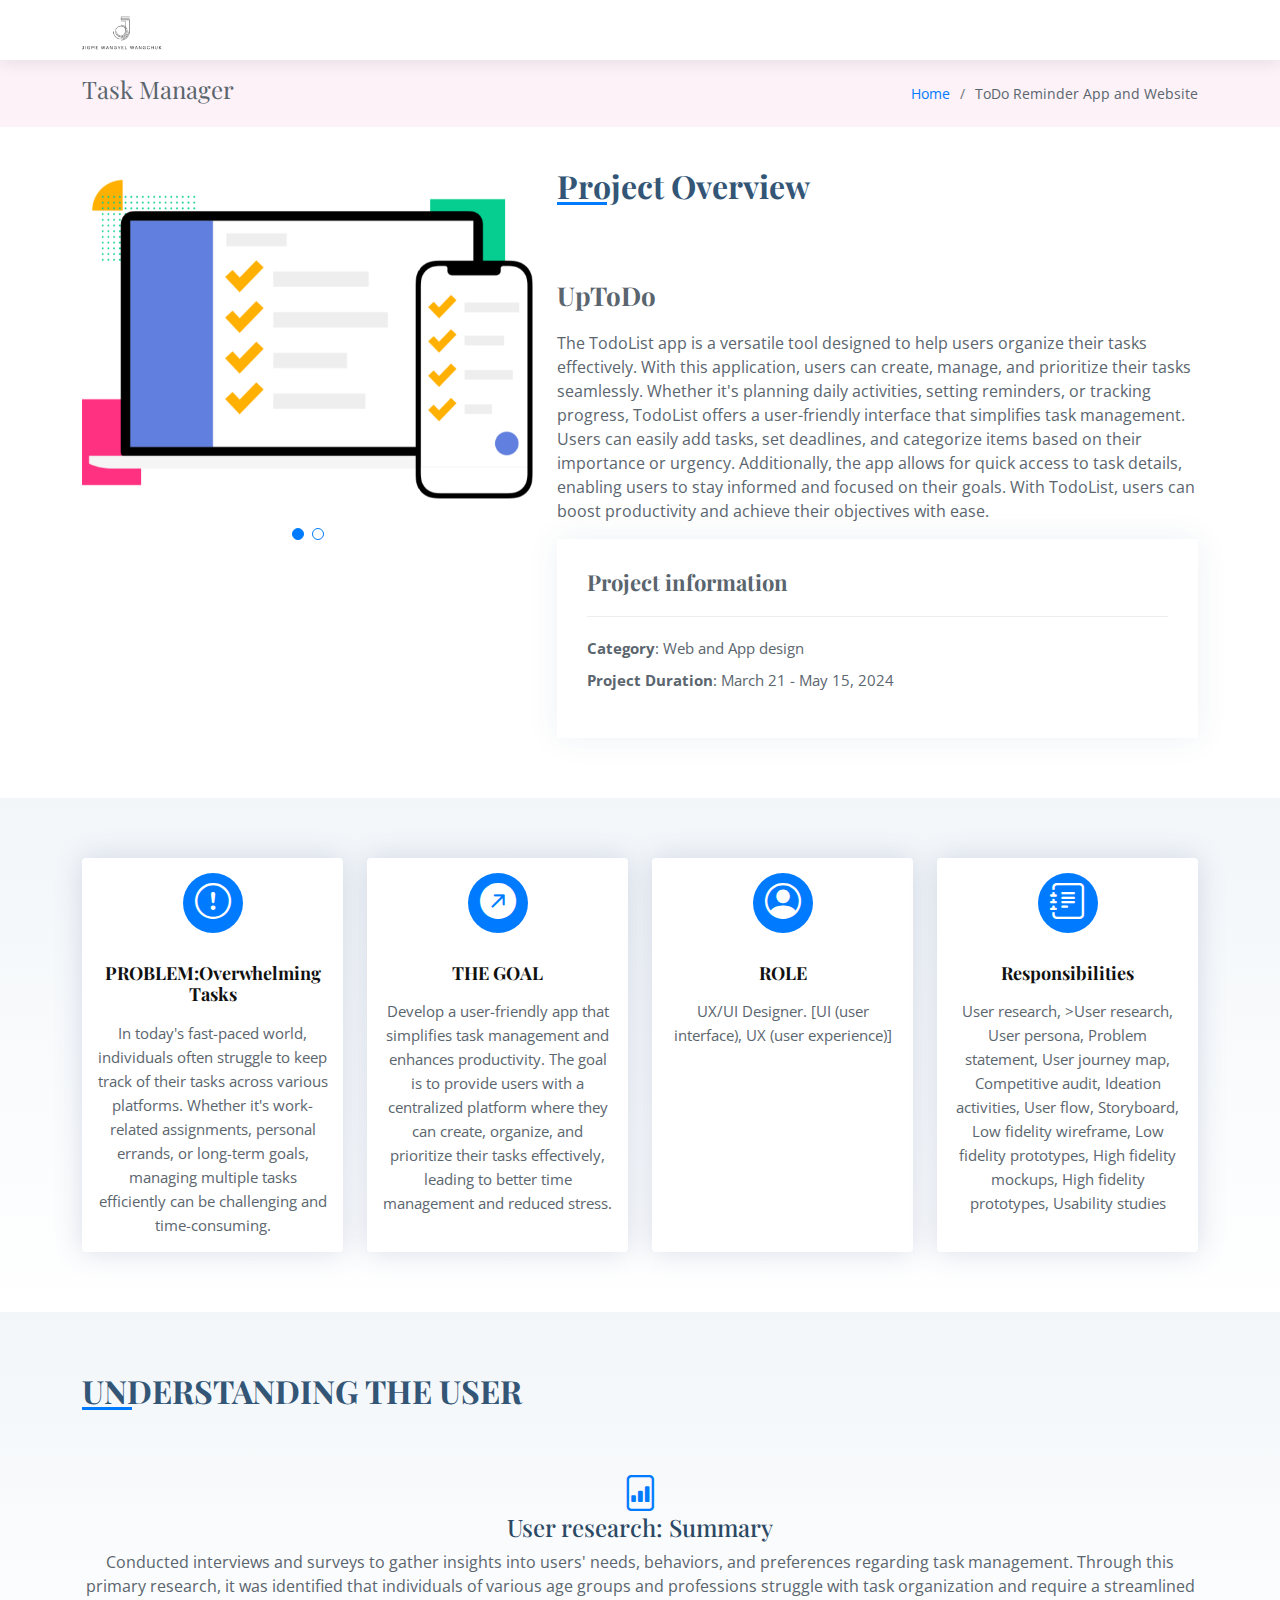
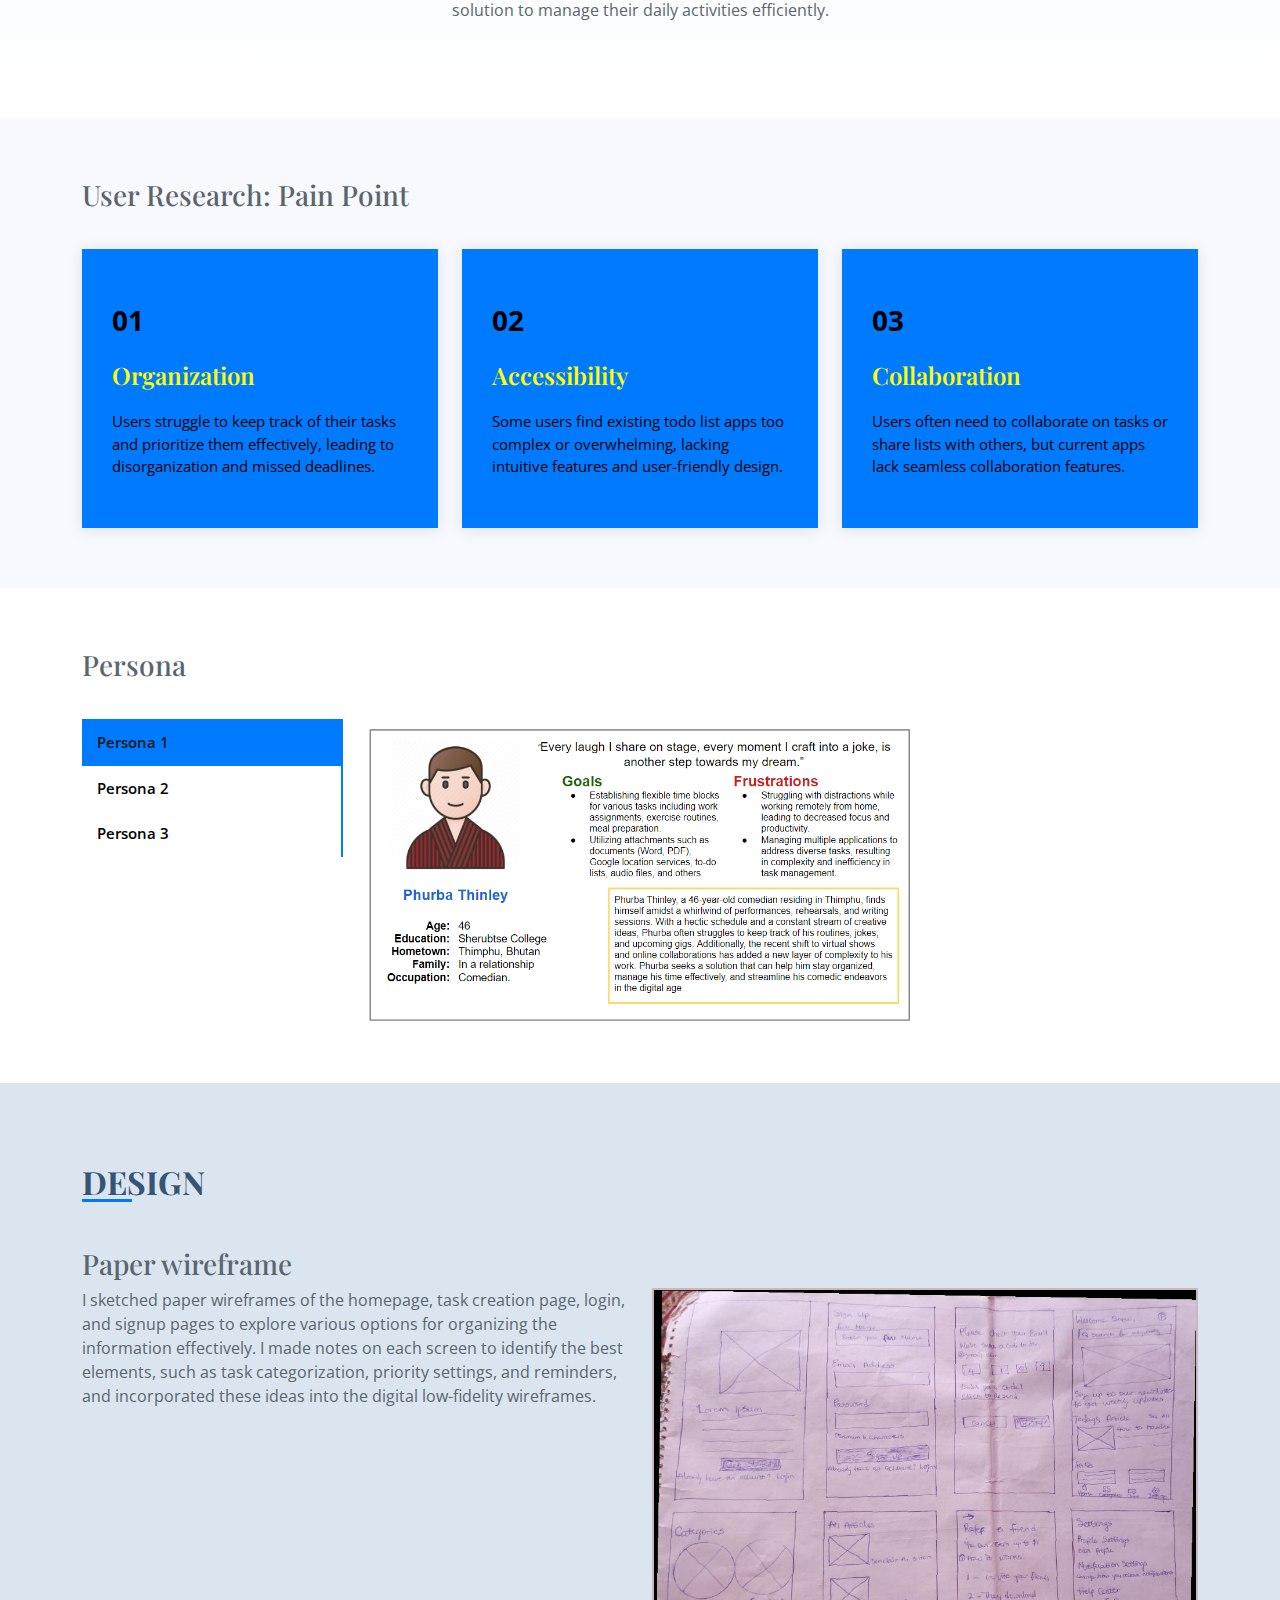
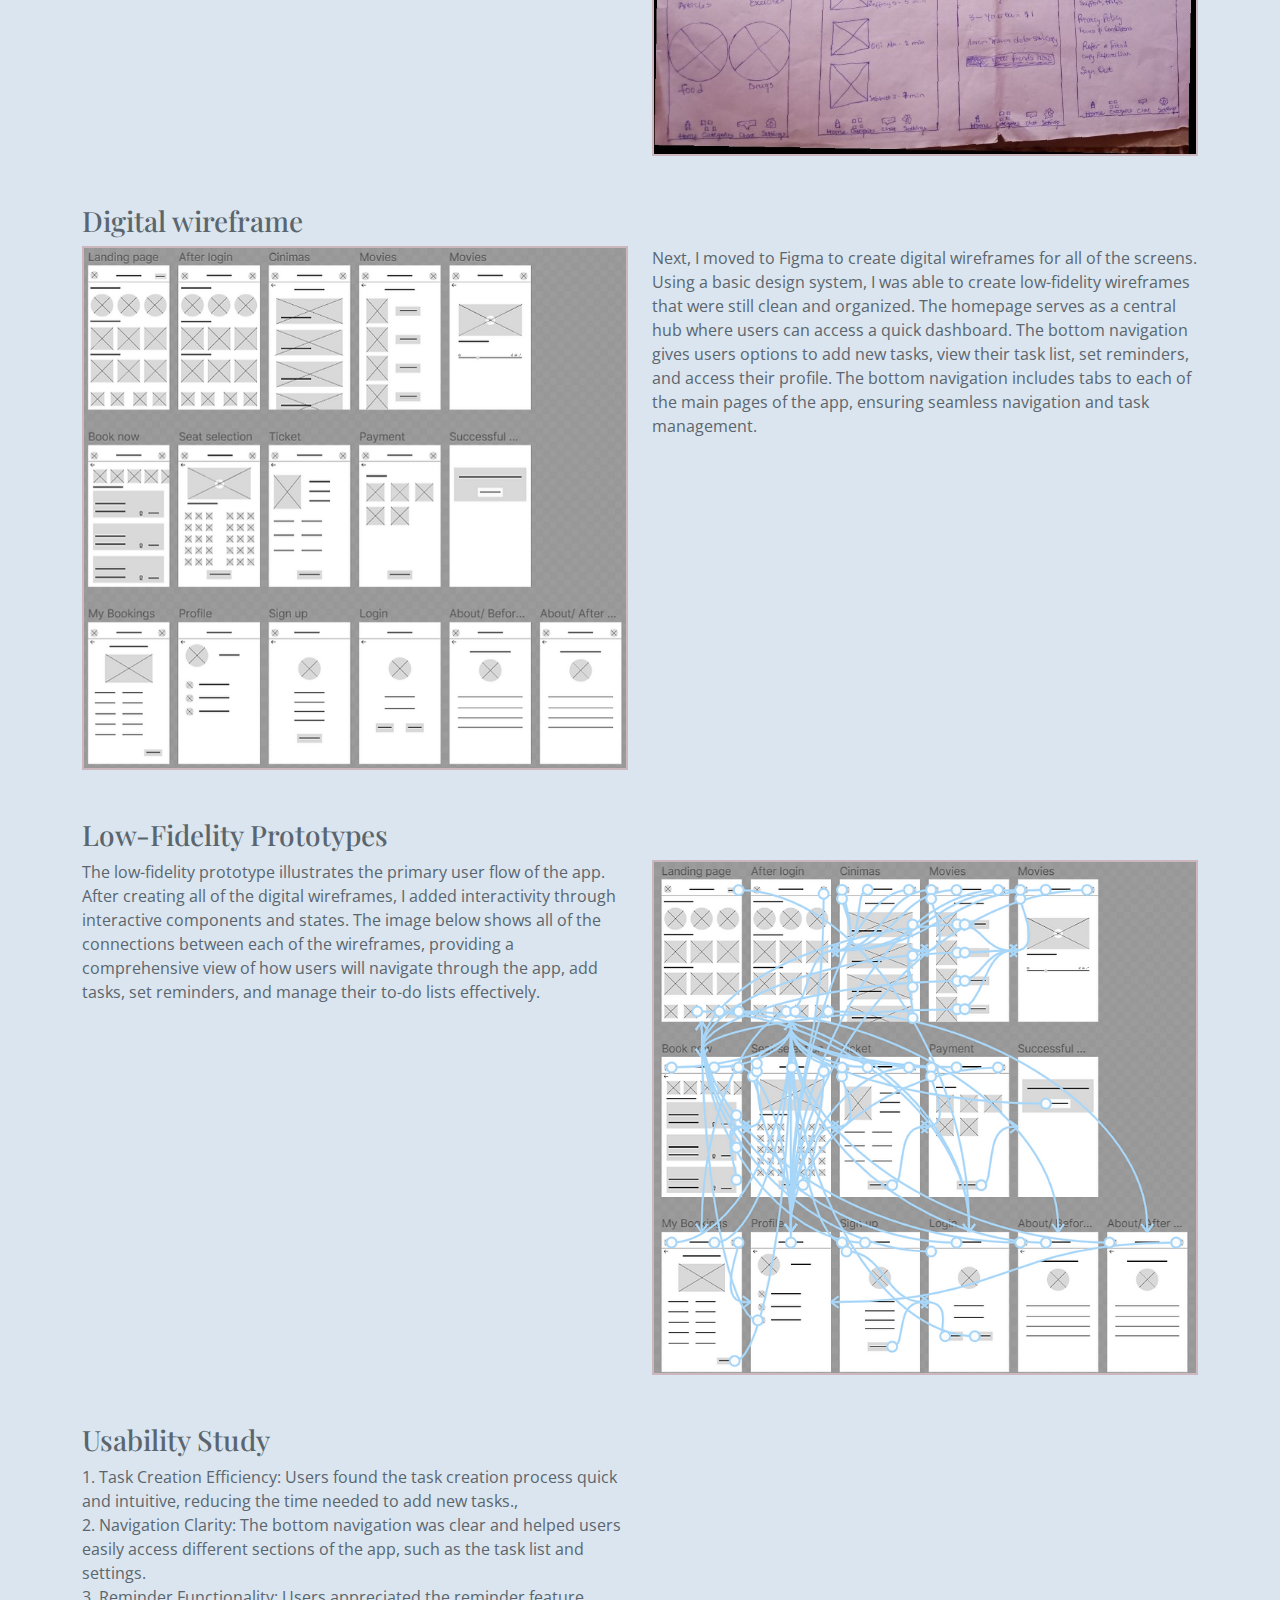
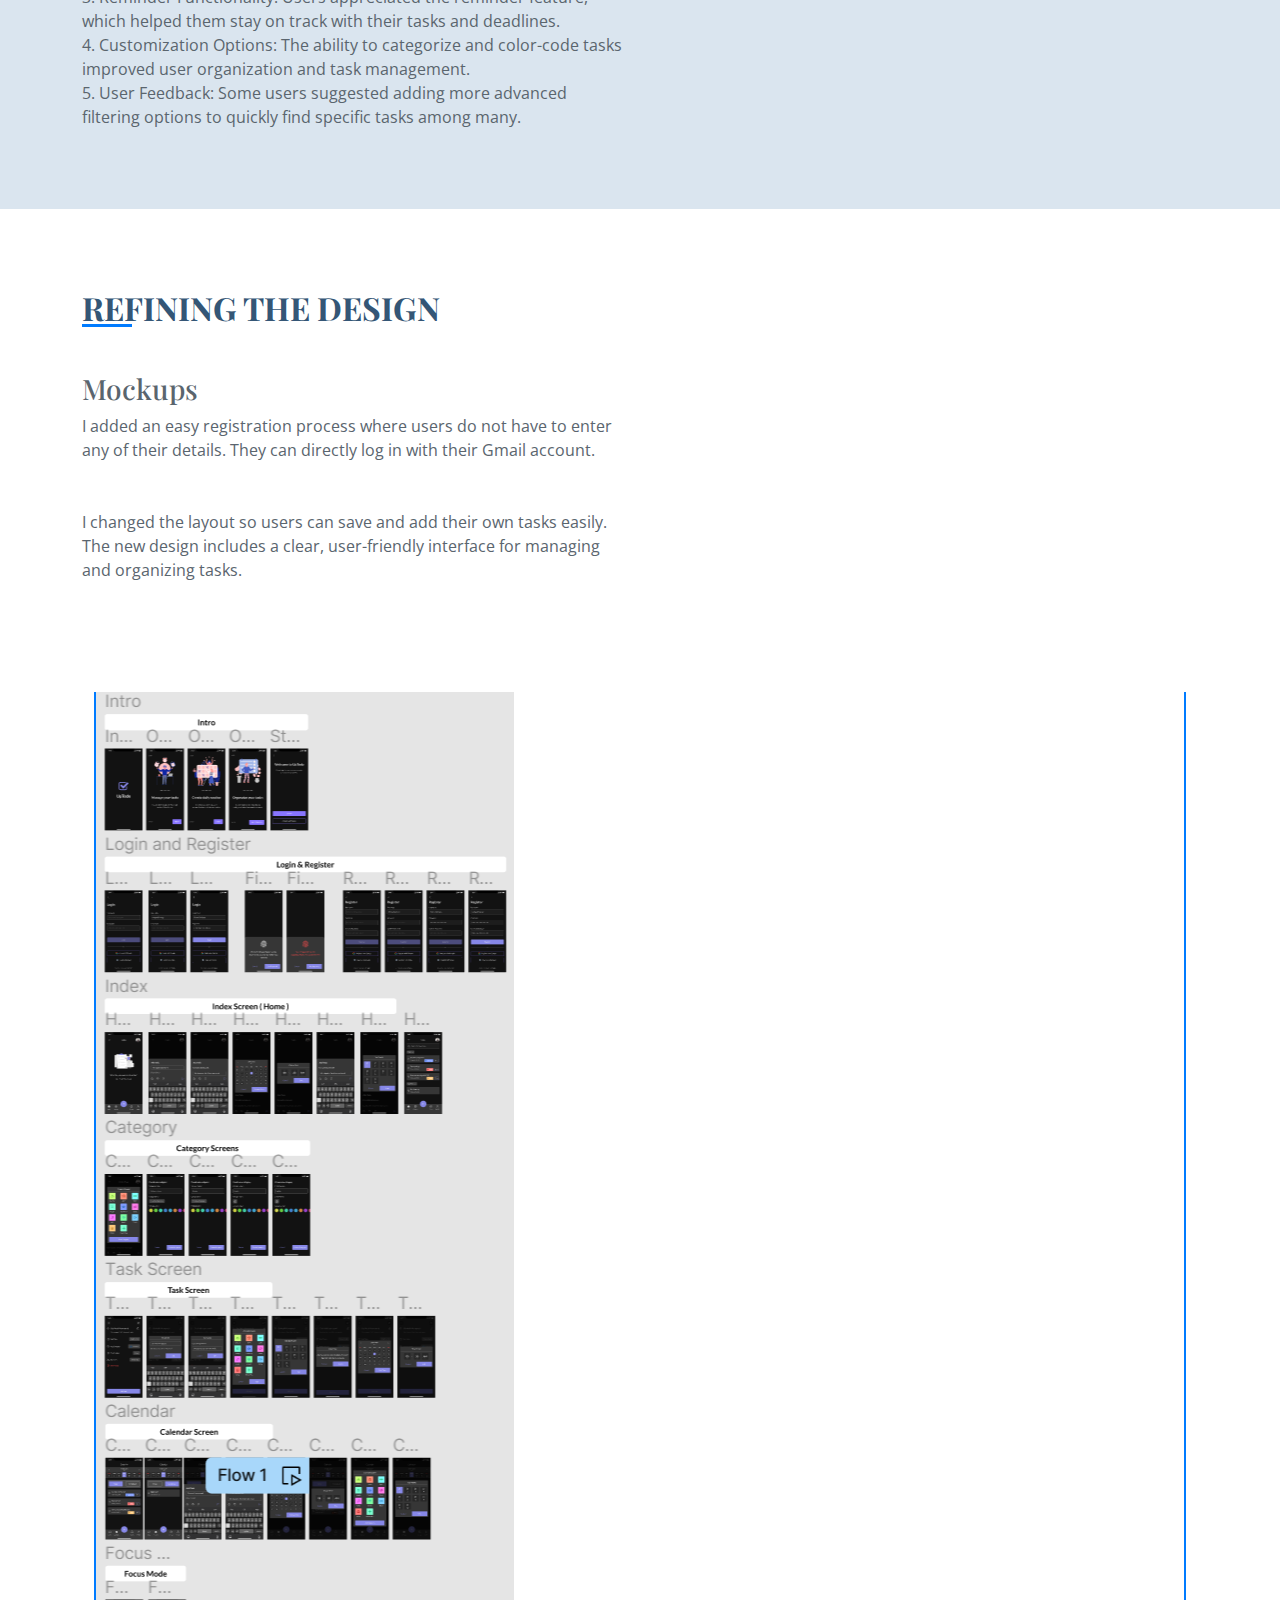
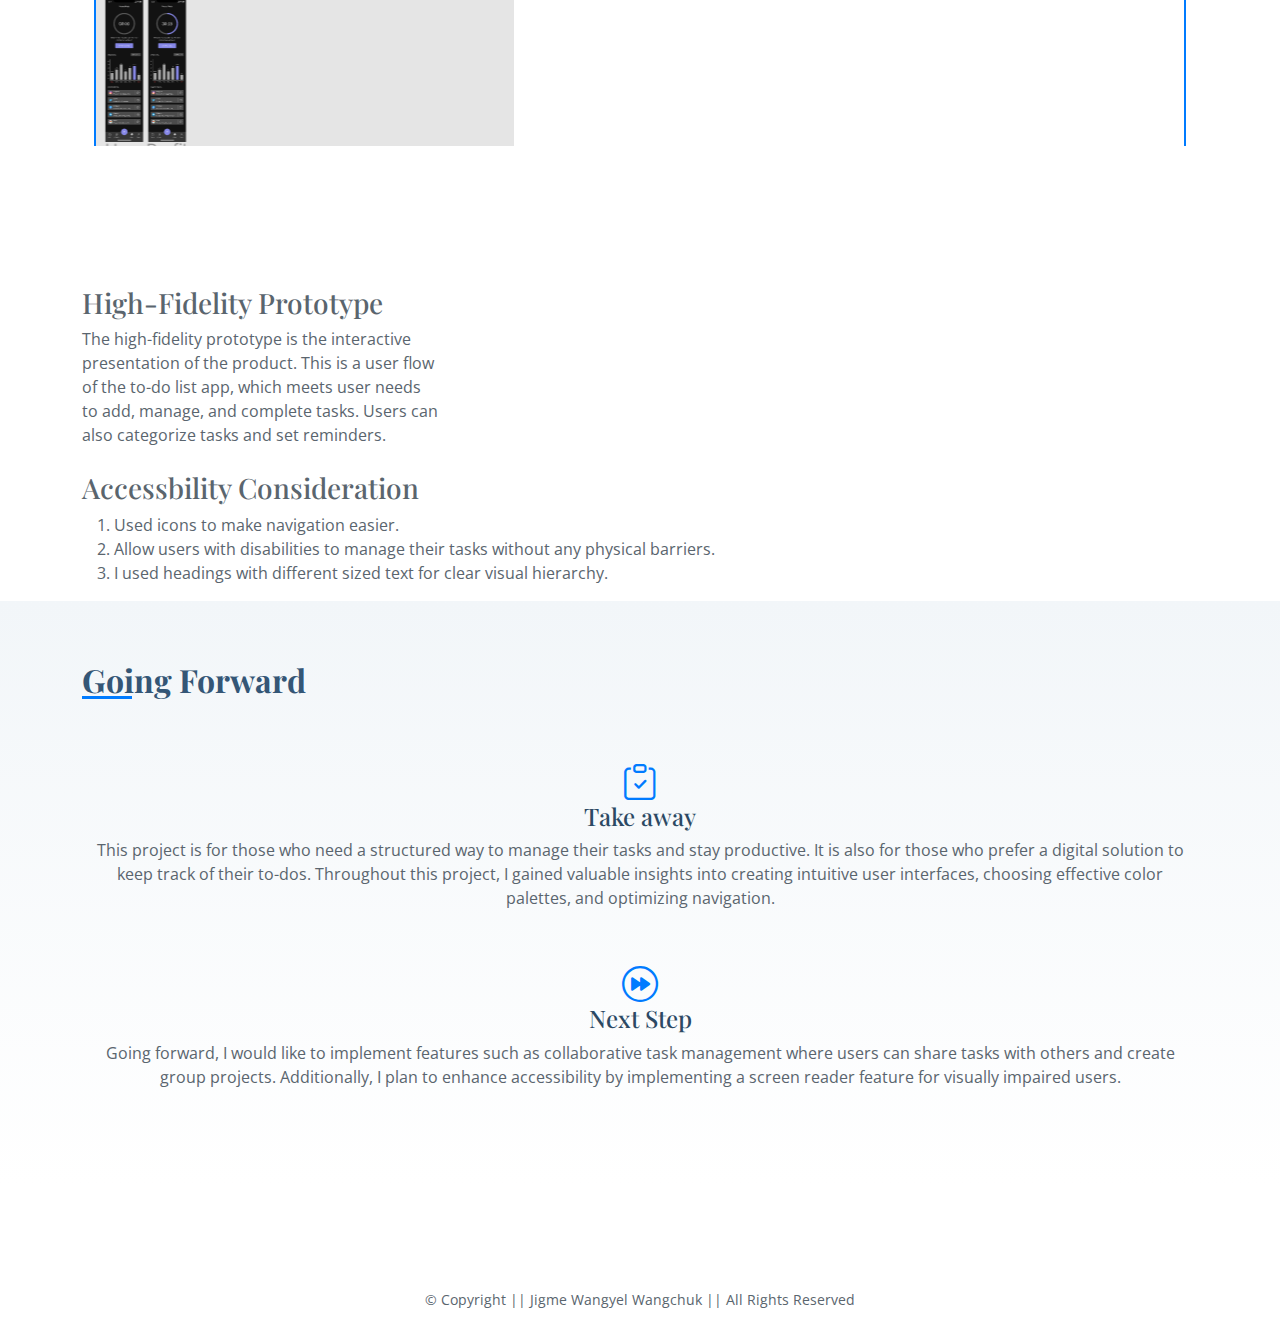
<file: casestudy3.html>
<!DOCTYPE html>
<html lang="en">

<head>
  <meta charset="utf-8">
  <meta content="width=device-width, initial-scale=1.0" name="viewport">

  <title>Portfolio Details</title>
  <meta content="" name="description">
  <meta content="" name="keywords">

  <!-- Favicons -->
  <link href="assets/img/favicon.png" rel="icon">
  <link href="assets/img/apple-touch-icon.png" rel="apple-touch-icon">

  <!-- Google Fonts -->
  <link href="https://fonts.googleapis.com/css?family=Open+Sans:300,300i,400,400i,600,600i,700,700i|Poppins:300,300i,400,400i,500,500i,600,600i,700,700i|Playfair+Display:400,400i,500,500i,600,600i,700,700i&subset=cyrillic" rel="stylesheet">

  <!-- Vendor CSS Files -->
  <link href="assets/vendor/bootstrap/css/bootstrap.min.css" rel="stylesheet">
  <link href="assets/vendor/bootstrap-icons/bootstrap-icons.css" rel="stylesheet">
  <link href="assets/vendor/boxicons/css/boxicons.min.css" rel="stylesheet">
  <link href="assets/vendor/glightbox/css/glightbox.min.css" rel="stylesheet">
  <link href="assets/vendor/swiper/swiper-bundle.min.css" rel="stylesheet">

  <!-- Template Main CSS File -->
  <link href="assets/css/style.css" rel="stylesheet">

  <!-- =======================================================
  * Template Name: Lonely - v4.9.1
  * Template URL: https://bootstrapmade.com/free-html-bootstrap-template-lonely/
  * Author: BootstrapMade.com
  * License: https://bootstrapmade.com/license/
  ======================================================== -->
</head>

<body>

  <!-- ======= Header ======= -->
  <header id="header" class="d-flex align-items-center">
    <div class="container d-flex align-items-center justify-content-between">

      <div class="logo">
        <a href="index.html"><img src="assets/img/logo.png" alt="" class="img-fluid"></a>
      </div>

      <nav id="navbar" class="navbar">
        <ul>
          <li><a class="nav-link scrollto" href="#portfolio-details"></a></li>
          <li><a class="nav-link scrollto" href="#design"></a></li>
          
        </ul>
        <i class="bi bi-list mobile-nav-toggle"></i>
      </nav>

    </div>
  </header>

  <main id="main">

    <!-- ======= Breadcrumbs Section ======= -->
    <section class="breadcrumbs">
      <div class="container">

        <div class="d-flex justify-content-between align-items-center">
          <h2>Task Manager</h2>
          <ol>
            <li><a href="index.html">Home</a></li>
            <!-- <li>Portfolio</a></li> -->
            <li>ToDo Reminder App and Website</li>
          </ol>
        </div>

      </div>
    </section><!-- Breadcrumbs Section -->

    <!-- ======= over view ======= -->
    <section id="portfolio-details" class="portfolio-details">
      <div class="container">

        <div class="row gy-4">

          <div class="col-lg-5">
            <div class="portfolio-details-slider swiper">
              <div class="swiper-wrapper align-items-center">

                <div class="swiper-slide">
                  <img src="assets/img/portfolio/portfolio3.jpg" alt="">
                </div>

                <div class="swiper-slide">
                  <img src="assets/img/portfolio/img3.jpg" alt="">
                </div>

                <!-- <div class="swiper-slide">
                  <img src="assets/img/portfolio/portfolio.jpg" alt="">
                </div> -->

              </div>
              <div class="swiper-pagination"></div>
            </div>
          </div>

          <div class="col-lg-7">
            <div class="section-title">
              <h2>Project Overview</h2>
            </div>
            
            <div class="portfolio-description">
              <h2>UpToDo</h2>
              <p>The TodoList app is a versatile tool designed to help users organize their tasks effectively. With this application, users can create, manage, 
                and prioritize their tasks seamlessly. Whether it's planning daily activities, setting reminders, or tracking progress, 
                TodoList offers a user-friendly interface that simplifies task management. Users can easily add tasks, set deadlines, and categorize items based on their 
                importance or urgency. Additionally, the app allows for quick access to task details, enabling users to stay informed and focused on their goals. 
                With TodoList, users can boost productivity and achieve their objectives with ease.</p>

            </div>
            <div class="portfolio-info">
              <h3>Project information</h3>
              <ul>
                <li><strong>Category</strong>: Web and App design</li>
                <li><strong>Project Duration</strong>: March 21 - May 15, 2024</li>
              </ul>
            </div>
           
          </div>

        </div>

      </div>
      
    </section><!--overview -->
    
     <!-- ======= Services Section ======= -->
     <section id="services1" class="services1 section-bg">
      <div class="container">
<!-- 
        <div class="section-title">
         
        </div> -->

        <div class="row">
          <div class="col-md-7 col-lg-3 d-flex align-items-stretch mb-5 mb-lg-0">
            <div class="icon-box">
              <div class="icon"><i class="bi bi-exclamation-circle"></i></div>
              <h4 class="title"><a href="">PROBLEM:Overwhelming Tasks</a></h4>
              <p class="description">In today's fast-paced world, individuals often struggle to keep track of their tasks across various platforms. 
                Whether it's work-related assignments, personal errands, or long-term goals, managing multiple tasks efficiently can be challenging and time-consuming.
                </p>
            </div>
          </div>

          <div class="col-md-7 col-lg-3 d-flex align-items-stretch mb-5 mb-lg-0">
            <div class="icon-box">
              <div class="icon"><i class="bi bi-arrow-up-right-circle-fill"></i></div>
              <h4 class="title"><a href="">THE GOAL</a></h4>
              <p class="description">Develop a user-friendly app that simplifies task management and enhances productivity. The goal is to provide users with a 
                centralized platform where they can create, organize, and prioritize their tasks effectively, leading to better time management and reduced stress.</p>
            </div>
          </div>

          <div class="col-md-7 col-lg-3 d-flex align-items-stretch mb-5 mb-lg-0">
            <div class="icon-box">
              <div class="icon"><i class="bi bi-person-circle"></i></div>
              <h4 class="title"><a href="">ROLE</a></h4>
              <p class="description">UX/UI Designer. [UI (user interface), UX (user experience)]
              </p>
            </div>
          </div>

          
          <div class="col-md-7 col-lg-3 d-flex align-items-stretch mb-5 mb-lg-0">
            <div class="icon-box">
              <div class="icon"><i class="bi bi-journal-text"></i></div>
              <h4 class="title"><a href="">Responsibilities</a></h4>
              <p class="description">User research,
                >User research, User persona, Problem statement, User journey map, Competitive audit, Ideation activities, User flow, Storyboard, 
                Low fidelity wireframe, Low fidelity prototypes, High fidelity mockups, High fidelity prototypes, Usability studies</p>
            </div>
          </div>
        </div>
      </div>
    </section><!-- End Services Section -->

    <section id="user" class="user section-bg">
      <div class="container">

        <div class="section-title">
          <h2>UNDERSTANDING THE USER</h2>
        </div>
        <div class="row">
            <div class="icon-box">
              <div class="col-lg-12">
              <div class="icons"><i class="bi bi-file-bar-graph"></i></div>
              <h4 class="titles"><a href="">User research: Summary </a></h4>
              <p class="description">Conducted interviews and surveys to gather insights into users' needs, behaviors, and preferences regarding task management. 
                Through this primary research, it was identified that individuals of various age groups and professions struggle with task organization and require a 
                streamlined solution to manage their daily activities efficiently.</p>
            </div>
          </div>
        </div>
      </div>
    </section>
    
        <!-- ======= pain pint ======= -->
        <section id="why-us" class="why-us">
          <div class="container" data-aos="fade-up">
    
            <div class="section-title">
              <h3>User Research: Pain Point</h3>
            </div>
    
            <div class="row">
    
              <div class="col-lg-4">
                <div class="box" data-aos="zoom-in" data-aos-delay="100">
                  <span>01</span>
                  <h4>Organization</h4>
                  <p>Users struggle to keep track of their tasks and prioritize them effectively, leading to disorganization and missed deadlines.
                  </p>
                </div>
              </div>
    
              <div class="col-lg-4 mt-4 mt-lg-0">
                <div class="box" data-aos="zoom-in" data-aos-delay="200">
                  <span>02</span>
                  <h4>Accessibility</h4>
                  <p>Some users find existing todo list apps too complex or overwhelming, lacking intuitive features and user-friendly design.</p>
                </div>
              </div>
    
              <div class="col-lg-4 mt-4 mt-lg-0">
                <div class="box" data-aos="zoom-in" data-aos-delay="300">
                  <span>03</span>
                  <h4> Collaboration </h4>
                  <p>Users often need to collaborate on tasks or share lists with others, but current apps lack seamless collaboration features. </p>
                </div>
              </div>
            </div>
          </div>
        </section><!--end of pain point -->
      
         <!-- ======= persona Section ======= -->
    <section id="persona" class="persona">
      <div class="container" data-aos="fade-up">

        <div class="section-title">
          <h3>Persona</h3>
        </div>

        <div class="row" data-aos="fade-up" data-aos-delay="100">
          <div class="col-lg-3">
            <ul class="nav nav-tabs flex-column">
              <li class="nav-item">
                <a class="nav-link active show" data-bs-toggle="tab" href="#tab-1">Persona 1</a>
              </li>
              <li class="nav-item">
                <a class="nav-link" data-bs-toggle="tab" href="#tab-2">Persona 2</a>
              </li>
              <li class="nav-item">
                <a class="nav-link" data-bs-toggle="tab" href="#tab-3">Persona 3</a>
              </li>
            </ul>
          </div>

          <div class="col-lg-9 mt-4 mt-lg-0">
            <div class="tab-content">
              <div class="tab-pane active show" id="tab-1">
                <div class="row">
                  <!-- <div class="col-lg-4 details order-2 order-lg-1">
                    <h3>Pema</h3>
                    <h6 class="fst-italic"> Problem statement:</h6>
                    <p>Pema is a art student,
                      who needs independent 
                      platform to share her 
                      artwork to the world and 
                      able to sell her art.</p>
                  </div> -->
                  <div class="col-lg-8 text-center order-1 order-lg-2">
                    <img src="assets/img/app/persona7.jpg" alt="" class="img-fluid">
                  </div>
                </div>
              </div>

              <div class="tab-pane" id="tab-2">
                <div class="row">
                  <!-- <div class="col-lg-4 details order-2 order-lg-1">
                    <h3>Ugyen</h3>
                    <h6 class="fst-italic"> Problem statement:</h6>
                    <p>
                      Pema is a student,
                      who needs independent 
                      platform where he can 
                      easily find the artwork and 
                      more info about the artwork 
                      because he can write a blog. </p>
                  </div> -->
                  <div class="col-lg-8 text-center order-1 order-lg-2">
                    <img src="assets/img/app/persona8.jpg" alt="" class="img-fluid">
                  </div>
                </div>
              </div>

              <div class="tab-pane" id="tab-3">
                <div class="row">
                  <!-- <div class="col-lg-4 details order-2 order-lg-1">
                    <h3>Tashi</h3>
                    <h6 class="fst-italic"> Problem statement:</h6>
                    <p>
                      Tashi is busy hotel manager 
                      who needs to buys a art 
                      online because he does not 
                      have time to go to shop.  </p>
                  </div> -->
                  <div class="col-lg-8 text-center order-1 order-lg-2">
                    <img src="assets/img/app/persona9.jpg" alt="" class="img-fluid">
                  </div>
                </div>
              </div>
            </div>
          </div>
        </div>
      </div>
    </section><!-- End Specials Section -->

      <!-- ======= Gallery Section ======= -->
      <!-- <section id="gallery" class="gallery">

        <div class="container" data-aos="fade-up">
          <div class="section-title">
            <h3>User Journey</h3>
          </div>
        </div>
        <div class="container-fluid" data-aos="fade-up" data-aos-delay="100">
  
          <div class="row g-0">
  
            <div class="col-lg-6 col-md-4">
              <div class="gallery-item">
                <a href="assets/img/app/user1.png" class="gallery-lightbox" data-gall="gallery-item">
                  <img src="assets/img/app/user1.png" alt="" class="img-fluid">
                </a>
              </div>
            </div>
  
            <div class="col-lg-6 col-md-4">
              <div class="gallery-item">
                <a href="assets/img/app/user2.png" class="gallery-lightbox" data-gall="gallery-item">
                  <img src="assets/img/app/user2.png" alt="" class="img-fluid">
                </a>
              </div>
            </div>
          </div>
        </div> -->
      </section><!-- End Gallery Section -->

    <!-- ======= design Section ======= -->
    <section id="design" class="design">
      <div class="container" data-aos="fade-up">
        <div class="section-title">
          <h2>DESIGN</h2>
        </div>
        <div class="row">
          <h3>Paper wireframe</h3>
          <div class="col-lg-6 order-1 order-lg-2" data-aos="zoom-in" data-aos-delay="100">
            <div class="about-img">
              <img src="assets/img/app/paperwireframe2.jpg" alt="">
            </div>
          </div>
          <div class="col-lg-6 pt-4 pt-lg-0 order-2 order-lg-1 content">
            <p>
              I sketched paper wireframes of the homepage, task creation page, login, and signup pages to explore various options for organizing the information 
              effectively. I made notes on each screen to identify the best elements, such as task categorization, priority settings, and reminders, and incorporated these
               ideas into the digital low-fidelity wireframes.
            </p>
          </div>
        </div>
      </div>
      <br><br>
      <div class="container" data-aos="fade-up">
        <div class="row">
          <h3>Digital wireframe</h3>
          <div class="col-lg-6 order-2 order-lg-1" data-aos="zoom-in" data-aos-delay="100">
            <div class="about-img">
              <img src="assets/img/app/dwireframe1.png" alt="">
            </div>
          </div>
          <div class="col-lg-6 pt-4 pt-lg-0 order-2 order-lg-1 content">
            <p>
              Next, I moved to Figma to create digital wireframes for all of the screens. Using a basic design system, I was able to create low-fidelity wireframes that 
              were still clean and organized. The homepage serves as a central hub where users can access a quick dashboard. The bottom navigation gives users options to 
              add new tasks, view their task list, set reminders, and access their profile. The bottom navigation includes tabs to each of the main pages of the app, 
              ensuring seamless navigation and task management.
            </p>
          </div>
        </div>
      </div>
      <br><br>
      <div class="container" data-aos="fade-up">
        <div class="row">
          <h3>Low-Fidelity Prototypes</h3>
          <div class="col-lg-6 order-1 order-lg-2" data-aos="zoom-in" data-aos-delay="100">
            <div class="about-img">
              <img src="assets/img/app/prototype1.png" alt="">
            </div>
          </div>
          <div class="col-lg-6 pt-4 pt-lg-0 order-2 order-lg-1 content">
            <p>
              The low-fidelity prototype illustrates the primary user flow of the app. After creating all of the digital wireframes, I added interactivity through 
              interactive components and states. The image below shows all of the connections between each of the wireframes, providing a comprehensive view of how users 
              will navigate through the app, add tasks, set reminders, and manage their to-do lists effectively.
            </p>
          </div>
        </div>
      </div>
      <br><br>
      <div class="container" data-aos="fade-up">
      <div class="row">
        <h3>Usability Study</h3>
        <div class="col-lg-6 pt-4 pt-lg-0 order-2 order-lg-1 content">
          <p>
            1. Task Creation Efficiency: Users found the task creation process quick and intuitive, reducing the time needed to add new tasks.,<br>
2. Navigation Clarity: The bottom navigation was clear and helped users easily access different sections of the app, such as the task list and settings.<br>
3. Reminder Functionality: Users appreciated the reminder feature, which helped them stay on track with their tasks and deadlines.<br>
4. Customization Options: The ability to categorize and color-code tasks improved user organization and task management.<br>
5. User Feedback: Some users suggested adding more advanced filtering options to quickly find specific tasks among many.
          </p>
        </div>
      </div>
      </div>
    
    </section><!-- End design Section -->
    

    <!-- ======= mockup Section ======= -->
    <section id="mockup" class="mockup">
      <div class="container" data-aos="fade-up">
        <div class="section-title">
          <h2>REFINING THE DESIGN</h2>
        </div>
        <div class="row">
          <h3>Mockups</h3>
          <!-- <div class="col-lg-6 order-1 order-lg-2" data-aos="zoom-in" data-aos-delay="100">
            <div class="about-img">
              <img src="assets/img/app/m1.png" alt="">
            </div>
          </div> -->
          <div class="col-lg-6 pt-4 pt-lg-0 order-2 order-lg-1 content">
            <p>
              I added an easy registration process where users do not have to enter any of their details. 
              They can directly log in with their Gmail account.
            </p>
          </div>
        </div>
      </div>
      <br><br>
      <div class="container" data-aos="fade-up">
        <div class="row">
          <!-- <div class="col-lg-6 order-2 order-lg-1" data-aos="zoom-in" data-aos-delay="100">
            <div class="about-img">
              <img src="assets/img/app/m2.png" alt="">
            </div>
          </div> -->
          <div class="col-lg-6 pt-4 pt-lg-0 order-2 order-lg-1 content">
            <p>
              I changed the layout so users can save and add their own tasks easily. 
              The new design includes a clear, user-friendly interface for managing and organizing tasks.
            </p>
          </div>
        </div>
      </div>
    </section><!-- End mockup Section -->
    <section id="m" class="m">
      <div class="container" data-aos="fade-up">
        <div class="container-fluid" data-aos="fade-up" data-aos-delay="100">
          <div class="row g-0">
            <div class="col-lg-12 col-md-4">
              <div class="gallery-item">
                  <img src="assets/img/app/mockup1.png" alt="" class="img-fluid">
              </div>
            </div>
          </div>
        </div>
    </section>
    <section id="mockup" class="mockup">
      <div class="container" data-aos="fade-up">
        <div class="row">
          <h3>High-Fidelity Prototype</h3>
          <!-- <div class="col-lg-8 order-1 order-lg-2" data-aos="zoom-in" data-aos-delay="100">
            <div class="about-img">
              <img src="assets/img/app/hi-fe.png" alt="">
            </div>
          </div> -->
          <div class="col-lg-4 pt-4 pt-lg-0 order-2 order-lg-1 content">
            <p>
              The high-fidelity prototype is the interactive presentation 
  of the product. This is a user flow of the to-do list app, which meets 
  user needs to add, manage, and complete tasks. Users can also categorize tasks 
  and set reminders.
            </p>
          </div>
        </div>
        <br>
        <h3>Accessbility Consideration</h3> 
        <ol>
          <li>Used icons to make navigation easier. </li>
          <li>Allow users with disabilities to manage their tasks without any physical barriers.</li>
          <li>I used headings with different sized text for clear visual hierarchy.</li>
        </ol>
      </div>

     
    <section id="user1" class="user1 section-bg">
      <div class="container">

        <div class="section-title">
          <h2>Going Forward</h2>
        </div>
        <div class="row">

          <div class="icon-box">
            <div class="col-lg-12">
              <div class="icons"><i class="bi bi-clipboard-check"></i></div>
              <h4 class="titles"><a href="">Take away</a></h4>
              <p class="description">This project is for those who need a structured way to manage their tasks and stay productive. 
                It is also for those who prefer a digital solution to keep track of their to-dos. Throughout this project, I gained 
                valuable insights into creating intuitive user interfaces, choosing effective color palettes, and optimizing navigation.</p>
            </div>
          </div>

          <div class="icon-box">
            <div class="ccol-lg-6">
              <div class="icons"><i class="bi bi-fast-forward-circle"></i></div>
              <h4 class="titles"><a href="">Next Step</a></h4>
              <p class="description">Going forward, I would like to implement features such as collaborative task management where users 
                can share tasks with others and create group projects. Additionally, I plan to enhance accessibility by implementing 
                a screen reader feature for visually impaired users.</p>
            </div>
          </div>
          </div>
        </div>
      </div>
    </section>


  </main><!-- End #main -->

  <!-- ======= Footer ======= -->
  <footer id="footer">
    <div class="container">
      <div class="copyright">
        &copy; Copyright || Jigme Wangyel Wangchuk || <strong></strong> All Rights Reserved
      </div>
    </div>
  </footer><!-- End  Footer -->

  <a href="#" class="back-to-top d-flex align-items-center justify-content-center"><i class="bi bi-arrow-up-short"></i></a>

  <!-- Vendor JS Files -->
  <script src="assets/vendor/purecounter/purecounter_vanilla.js"></script>
  <script src="assets/vendor/bootstrap/js/bootstrap.bundle.min.js"></script>
  <script src="assets/vendor/glightbox/js/glightbox.min.js"></script>
  <script src="assets/vendor/isotope-layout/isotope.pkgd.min.js"></script>
  <script src="assets/vendor/swiper/swiper-bundle.min.js"></script>
  <script src="assets/vendor/waypoints/noframework.waypoints.js"></script>
  <script src="assets/vendor/php-email-form/validate.js"></script>

  <!-- Template Main JS File -->
  <script src="assets/js/main.js"></script>

</body>

</html>
</file>
<file: assets/css/style.css>
/**
* Template Name: Lonely - v4.9.1
* Template URL: https://bootstrapmade.com/free-html-bootstrap-template-lonely/
* Author: BootstrapMade.com
* License: https://bootstrapmade.com/license/
*/

/*--------------------------------------------------------------
# General
--------------------------------------------------------------*/
body {
  font-family: "Open Sans", sans-serif;
  color: #5a656e;
}

a {
  color: #007BFF;
  text-decoration: none;
}

a:hover {
  color: #007BFF;
  text-decoration: none;
}

h1,
h2,
h3,
h4,
h5,
h6 {
  font-family: "Playfair Display", serif;
}


/*--------------------------------------------------------------
# Back to top button
--------------------------------------------------------------*/
.back-to-top {
  position: fixed;
  visibility: hidden;
  opacity: 0;
  right: 15px;
  bottom: 15px;
  z-index: 9999;
  background: #007BFF;
  width: 40px;
  height: 40px;
  border-radius: 50px;
  transition: all 0.4s;
}

.back-to-top i {
  font-size: 24px;
  color: #ffffff;
  line-height: 0;
}

.back-to-top:hover {
  background: #007BFF;
  color: #fff;
}

.back-to-top.active {
  visibility: visible;
  opacity: 1;
}

/*--------------------------------------------------------------
# Header
--------------------------------------------------------------*/
#header {
  transition: all 0.5s;
  z-index: 997;
  transition: all 0.5s;
  height: 60px;
  background: #ffffff;
  box-shadow: 0px 0px 20px 0px rgba(0, 0, 0, 0.12);
}

/* #header .logo h1 {
  font-size: 30px;
  margin: 0;
  padding: 6px 0;
  line-height: 1;
  font-weight: 500;
  letter-spacing: 3px;
  text-transform: uppercase;
} */

#header .logo img {
  padding: 0;
  margin: 0;
  max-height: 40px;
  height: 100px;
  width: 80px;
}

.scrolled-offset {
  margin-top: 60px;
}

/*--------------------------------------------------------------
# Navigation Menu
--------------------------------------------------------------*/
/**
* Desktop Navigation 
*/
.navbar {
  padding: 0;
}

.navbar ul {
  margin: 0;
  padding: 0;
  display: flex;
  list-style: none;
  align-items: center;
}

.navbar li {
  position: relative;
}

.navbar a,
.navbar a:focus {
  display: flex;
  align-items: center;
  justify-content: space-between;
  padding: 10px 0 10px 30px;
  font-size: 14px;
  color: #2c4964;
  white-space: nowrap;
  transition: 0.3s;
}

.navbar a i,
.navbar a:focus i {
  font-size: 12px;
  line-height: 0;
  margin-left: 5px;
}

.navbar a:hover,
.navbar .active,
.navbar .active:focus,
.navbar li:hover>a {
  color: #007BFF;
}

/**
* Mobile Navigation 
*/
.mobile-nav-toggle {
  color: #2c4964;
  font-size: 28px;
  cursor: pointer;
  display: none;
  line-height: 0;
  transition: 0.5s;
}

.mobile-nav-toggle.bi-x {
  color: #fff;
}

@media (max-width: 991px) {
  .mobile-nav-toggle {
    display: block;
  }

  .navbar ul {
    display: none;
  }
}

.navbar-mobile {
  position: fixed;
  overflow: hidden;
  top: 0;
  right: 0;
  left: 0;
  bottom: 0;
  background: rgba(13, 21, 29, 0.6);
  transition: 0.3s;
  z-index: 998;
}

.navbar-mobile .mobile-nav-toggle {
  position: absolute;
  top: 15px;
  right: 15px;
}

.navbar-mobile ul {
  display: block;
  position: absolute;
  top: 55px;
  right: 15px;
  bottom: 15px;
  left: 15px;
  padding: 10px 0;
  border-radius: 10px;
  background-color: #fff;
  overflow-y: auto;
  transition: 0.3s;
}

.navbar-mobile a,
.navbar-mobile a:focus {
  padding: 10px 20px;
  font-size: 15px;
  color: #2c4964;
}

.navbar-mobile a:hover,
.navbar-mobile .active,
.navbar-mobile li:hover>a {
  color: #007BFF;
}

.navbar-mobile .getstarted,
.navbar-mobile .getstarted:focus {
  margin: 15px;
}

/*--------------------------------------------------------------
# Hero Section
--------------------------------------------------------------*/
#hero {
  width: 100%;
  height: 90vh;
  background: url("../img/profile (2).png") top center;
  background-size: cover;
  padding: 0 15px;
  background-color: #007BFF;
}

#hero h1 {
  margin: 0 0 10px 0;
  font-size: 48px;
  font-weight: 700;
  line-height: 56px;
  color: rgb(0, 0, 0)
}

#hero h2 {
  color: rgb(0, 0, 0);
  margin-bottom: 10px;
  font-size: 24px;
  font-weight: 300;
  font-family: "Poppins", sans-serif;
}

#hero .btn-get-started {
  font-size: 64px;
  transition: 0.5s;
  color: #000000;
  height: 60px;
}

#hero .btn-get-started:hover {
  padding-top: 10px;
  color: #007BFF;
}

@media (min-width: 1024px) {
  #hero {
    background-attachment: fixed;
  }
}

@media (max-width: 768px) {
  #hero h1 {
    font-size: 28px;
    line-height: 36px;
  }

  #hero h2 {
    font-size: 18px;
    line-height: 24px;
    margin-bottom: 30px;
  }
}

/*--------------------------------------------------------------
# Sections General
--------------------------------------------------------------*/
section {
  padding: 60px 0;
}

.section-bg {
  background: linear-gradient(180deg, #f2f6f9 0%, #fff 100%);
}

.section-title {
  padding-bottom: 30px;
}

.section-title h2 {
  font-size: 32px;
  font-weight: bold;
  margin-bottom: 15px;
  position: relative;
  color: #345676;
}

.section-title h2::after {
  content: "";
  position: absolute;
  display: block;
  width: 50px;
  height: 3px;
  background: #007BFF;
  bottom: 0;
  left: 0;
}

.section-title p {
  margin-bottom: 0;
}

/*--------------------------------------------------------------
# Breadcrumbs
--------------------------------------------------------------*/
.breadcrumbs {
  padding: 15px 0;
  background-color: #fcf2f7;
  min-height: 40px;
}

.breadcrumbs h2 {
  font-size: 24px;
  font-weight: 300;
}

.breadcrumbs ol {
  display: flex;
  flex-wrap: wrap;
  list-style: none;
  padding: 0;
  margin: 0;
  font-size: 14px;
}

.breadcrumbs ol li+li {
  padding-left: 10px;
}

.breadcrumbs ol li+li::before {
  display: inline-block;
  padding-right: 10px;
  color: #6c757d;
  content: "/";
}

@media (max-width: 768px) {
  .breadcrumbs .d-flex {
    display: block !important;
  }

  .breadcrumbs ol {
    display: block;
  }

  .breadcrumbs ol li {
    display: inline-block;
  }
}

/*--------------------------------------------------------------
# About
--------------------------------------------------------------*/

.about .content {
  padding: 30px 0;
  text-align: left;
  
}

.about .content h3 {
  font-weight: 500;
  font-size: 34px;
  color: #2c4964;
}

.about .content p {
  margin-bottom: 0;
}

.about .content .count-box {
  padding: 20px 0;
  width: 100%;
}

.about .content .count-box i {
  display: block;
  font-size: 36px;
  color: #007BFF;
  float: left;
  line-height: 0;
}

.about .content .count-box span {
  font-size: 36px;
  line-height: 20px;
  display: block;
  font-weight: 700;
  color: #2c4964;
  margin-left: 50px;
  font-family: "Playfair Display", serif;
}

.about .content .count-box p {
  padding: 15px 0 0 0;
  margin: 0 0 0 50px;
  font-family: "Playfair Display", serif;
  font-size: 14px;
  color: #437099;
}

.about .content .count-box a {
  font-weight: 600;
  display: block;
  margin-top: 20px;
  color: #437099;
  font-size: 15px;
  font-family: "Poppins", sans-serif;
  transition: ease-in-out 0.3s;
}

.about .content .count-box a:hover {
  color: #6b96be;
}

.about .image {
  background: url("../img/choki.jpg");
  background-size: cover;
  min-height: 400px;
}

@media (max-width: 991px) {
  .about .image {
    text-align: center;
  }

  .about .image img {
    max-width: 80%;
  }
}

@media (max-width: 667px) {
  .about .image img {
    max-width: 100%;
  }
}

/*--------------------------------------------------------------
# Skills
--------------------------------------------------------------*/
.skills .progress {
  height: 50px;
  display: block;
  background: none;
}

.skills .progress .skill {
  padding: 10px 0;
  margin: 0 0 6px 0;
  text-transform: uppercase;
  display: block;
  font-weight: 600;
  font-family: "Poppins", sans-serif;
  color: #2c4964;
}

.skills .progress .skill .val {
  float: right;
  font-style: normal;
}

.skills .progress-bar-wrap {
  background: #CCE5FF;
}

.skills .progress-bar {
  width: 1px;
  height: 10px;
  transition: 0.9s;
  background-color: #007BFF;
}

/*--------------------------------------------------------------
# Resume
--------------------------------------------------------------*/
.resume .resume-title {
  font-size: 26px;
  font-weight: 500;
  margin-top: 20px;
  margin-bottom: 20px;
  color: #4b7dab;
  font-family: "Poppins", sans-serif;
}

.resume .resume-item {
  padding: 0 0 20px 20px;
  margin-top: -2px;
  border-left: 2px solid #007BFF;
  position: relative;
}

.resume .resume-item h4 {
  line-height: 18px;
  font-size: 18px;
  font-weight: 600;
  color: #2c4964;
  margin-bottom: 10px;
}

.resume .resume-item h5 {
  font-size: 16px;
  background: #e4ebf3;
  padding: 5px 15px;
  display: inline-block;
  font-weight: 400;
  margin-bottom: 10px;
  font-family: "Poppins", sans-serif;
}

.resume .resume-item ul {
  padding-left: 20px;
}

.resume .resume-item ul li {
  padding-bottom: 10px;
}

.resume .resume-item:last-child {
  padding-bottom: 0;
}

.resume .resume-item::before {
  content: "";
  position: absolute;
  width: 16px;
  height: 16px;
  border-radius: 50px;
  left: -9px;
  top: 0;
  background: #fff;
  border: 2px solid #007BFF;
}

/*--------------------------------------------------------------
# Services
--------------------------------------------------------------*/
.services1 .section-bg{
  background: linear-gradient(180deg, #f2f6f9 0%, #fff 100%);background-color: white;
}
.services1 .icon-box {
  padding: 15px 15px;
  position: relative;
  overflow: hidden;
  background: #fff;
  box-shadow: 0 0 29px 0 rgba(68, 88, 144, 0.2);
  transition: all 0.3s ease-in-out;
  border-radius: 4px;
  text-align: center;
  z-index: 1;
}

.services1 .icon-box::before {
  content: "";
  position: absolute;
  top: 0;
  left: 0;
  right: 0;
  height: 0;
  transition: ease-in-out 0.3s;
  z-index: -1;
}

.services1 .icon-box:hover::before {
  background: #007BFF;
  height: 100%;
  border-radius: 0px;
}

.services1 .icon {
  margin: 0 auto 30px auto;
  padding-top: 10px;
  display: inline-block;
  text-align: center;
  border-radius: 50%;
  width: 60px;
  height: 60px;
  background: #007BFF;
  transition: all 0.3s ease-in-out;
}

.services1 .icon i {
  font-size: 36px;
  line-height: 1;
  color: #fff;
}

.services1 .title {
  font-weight: 700;
  margin-bottom: 15px;
  font-size: 18px;
}

.services1 .title a {
  color: #111;
}

.services1 .description {
  font-size: 15px;
  line-height: 24px;
  margin-bottom: 0;
}

.services1 .icon-box:hover .title a,
.services1 .icon-box:hover .description {
  color: #fff;
}

.services1 .icon-box:hover .icon {
  background: #fff;
}

.services1 .icon-box:hover .icon i {
  color: #007BFF;
}

@media (max-width: 768px) {
  .services1 .icon-box::before {
    bottom: 60%;
  }
}

/* user */
.user .icon-box {
  padding: 20px 15px;
  position: relative;
  border-radius: 8px;
  text-align: center;
  z-index: 1;
}
.user .icons i {
  font-size: 36px;
  line-height: 1;
  color: #007BFF;
}
.user .titles a {
  color: #2c4964;
}

.user1 .icon-box {
  padding: 20px 15px;
  position: relative;
  border-radius: 8px;
  text-align: center;
  z-index: 1;
}
.user1 .icons i {
  font-size: 36px;
  line-height: 1;
  color: #007BFF;
}
.user1 .titles a {
  color: #2c4964;
}


/* takeaway */
.takeaway .icon-box {
  padding: 20px 15px;
  position: relative;
  border-radius: 8px;
  text-align: center;
  z-index: 1;
}
/* .takeaway .box{
  position: relative;
  margin-left: 50px;
  padding-left: 50px;
} */
.takeaway .icons i {
  font-size: 36px;
  line-height: 1;
  color: #007BFF;
}
.takeaway .titles a {
  color: #2c4964;
}

/* .user .title {
  font-weight: 700;
  margin-bottom: 15px;
  font-size: 18px;
} */

/* painpoint */
.why-us{
  background-color: ghostwhite;
}
.why-us .box {
  padding: 50px 30px;
  box-shadow: 0px 2px 15px rgba(0, 0, 0, 0.1);
  background: #007BFF;
}

.why-us .box span {
  display: block;
  font-size: 28px;
  font-weight: 700;
  color: #000000;
}

.why-us .box h4 {
  font-size: 24px;
  font-weight: 600;
  padding: 0;
  margin: 20px 0;
  color: yellow
}
.why-us .box p {
  color: #000000;
  font-size: 15px;
  margin: 0;
  padding: 0;
}


/*--------------------------------------------------------------
# Portfolio
--------------------------------------------------------------*/
.portfolio .portfolio-item {
  margin-bottom: 30px;
}

.portfolio #portfolio-flters {
  padding: 0;
  margin: 0 auto 35px auto;
  list-style: none;
  text-align: center;
  background: #fff;
  border-radius: 50px;
  padding: 2px 15px;
  box-shadow: 0px 2px 15px rgba(0, 0, 0, 0.08);
}

.portfolio #portfolio-flters li {
  cursor: pointer;
  display: inline-block;
  padding: 10px 15px 8px 15px;
  font-size: 14px;
  font-weight: 600;
  line-height: 1;
  text-transform: uppercase;
  color: #5a656e;
  margin-bottom: 5px;
  transition: all 0.3s ease-in-out;
}

.portfolio #portfolio-flters li:hover,
.portfolio #portfolio-flters li.filter-active {
  color: #007BFF;
}

.portfolio #portfolio-flters li:last-child {
  margin-right: 0;
}

.portfolio .portfolio-wrap {
  transition: 0.3s;
  position: relative;
  overflow: hidden;
  z-index: 1;
}

.portfolio .portfolio-wrap::before {
  content: "";
  background: rgba(44, 73, 100, 0.6);
  position: absolute;
  left: 30px;
  right: 30px;
  top: 30px;
  bottom: 30px;
  transition: all ease-in-out 0.3s;
  z-index: 2;
  opacity: 0;
}

.portfolio .portfolio-wrap .portfolio-info {
  opacity: 0;
  position: absolute;
  top: 10%;
  left: 0;
  right: 0;
  text-align: center;
  z-index: 3;
  transition: all ease-in-out 0.3s;
}

.portfolio .portfolio-wrap .portfolio-info h4 {
  font-size: 20px;
  color: #fff;
  font-weight: 600;
}

.portfolio .portfolio-wrap .portfolio-info p {
  color: #ffffff;
  font-size: 14px;
  text-transform: uppercase;
}

.portfolio .portfolio-wrap .portfolio-links {
  opacity: 0;
  left: 0;
  right: 0;
  bottom: 10%;
  text-align: center;
  z-index: 3;
  position: absolute;
  transition: all ease-in-out 0.3s;
}

.portfolio .portfolio-wrap .portfolio-links a {
  color: #fff;
  margin: 0 2px;
  font-size: 28px;
  display: inline-block;
  transition: 0.3s;
}

.portfolio .portfolio-wrap .portfolio-links a:hover {
  color: #007BFF;
}

.portfolio .portfolio-wrap:hover::before {
  top: 0;
  left: 0;
  right: 0;
  bottom: 0;
  opacity: 1;
}

.portfolio .portfolio-wrap:hover .portfolio-info {
  opacity: 1;
  top: calc(50% - 48px);
}

.portfolio .portfolio-wrap:hover .portfolio-links {
  opacity: 1;
  bottom: calc(50% - 50px);
}

/*--------------------------------------------------------------
# Portfolio Details
--------------------------------------------------------------*/
.portfolio-details {
  padding-top: 40px;
}

.portfolio-details .portfolio-details-slider img {
  width: 100%;
}

.portfolio-details .portfolio-details-slider .swiper-pagination {
  margin-top: 20px;
  position: relative;
}

.portfolio-details .portfolio-details-slider .swiper-pagination .swiper-pagination-bullet {
  width: 12px;
  height: 12px;
  background-color: #fff;
  opacity: 1;
  border: 1px solid #007BFF;
}

.portfolio-details .portfolio-details-slider .swiper-pagination .swiper-pagination-bullet-active {
  background-color: #007BFF;
}

.portfolio-details .portfolio-info {
  padding: 30px;
  box-shadow: 0px 0 30px rgba(44, 73, 100, 0.08);
}

.portfolio-details .portfolio-info h3 {
  font-size: 22px;
  font-weight: 700;
  margin-bottom: 20px;
  padding-bottom: 20px;
  border-bottom: 1px solid #eee;
}

.portfolio-details .portfolio-info ul {
  list-style: none;
  padding: 0;
  font-size: 15px;
}

.portfolio-details .portfolio-info ul li+li {
  margin-top: 10px;
}

.portfolio-details .portfolio-description {
  padding-top: 30px;
}

.portfolio-details .portfolio-description h2 {
  font-size: 26px;
  font-weight: 700;
  margin-bottom: 20px;
}

.portfolio-details .portfolio-description p {
  padding: 0;
}

/*--------------------------------------------------------------
# Contact
--------------------------------------------------------------*/
.contact .section-bg {
  color: #007BFF;

}
.contact .contact-about h3 {
  font-size: 36px;
  margin: 0 0 10px 0;
  padding: 0;
  line-height: 1;
  font-weight: 300;
  letter-spacing: 3px;
  text-transform: uppercase;
  color: #3c6387;
}
.contact .contact-about img{
  width: 200px;
  height: 120px;
}
.contact .contact-about p {
  font-size: 14px;
  line-height: 24px;
  font-family: "Playfair Display", serif;
  color: #3c6387;
}

.contact .social-links {
  padding-bottom: 20px;
}

.contact .social-links a {
  font-size: 18px;
  display: inline-block;
  background: #fff;
  color: #007BFF;
  line-height: 0;
  padding: 8px 0;
  margin-right: 4px;
  border-radius: 50%;
  text-align: center;
  width: 36px;
  height: 36px;
  transition: 0.3s;
  border: 1px solid #007BFF;
}

.contact .social-links a:hover {
  background: #007BFF;
  color: #fff;
}

.contact .info {
  color: #5a656e;
  margin-left: 50px;
}

.contact .info i {
  font-size: 32px;
  color: #007BFF;
  line-height: 0;
  margin-right: 15px;
}

.contact .info p {
  font-size: 14px;
  margin: 0;
}

.contact .php-email-form .error-message {
  display: none;
  color: #fff;
  background: #ed3c0d;
  text-align: left;
  padding: 15px;
  font-weight: 600;
}

.contact .php-email-form .error-message br+br {
  margin-top: 25px;
}

.contact .php-email-form .sent-message {
  display: none;
  color: #fff;
  background: #18d26e;
  text-align: center;
  padding: 15px;
  font-weight: 600;
}

.contact .php-email-form .loading {
  display: none;
  background: #fff;
  text-align: center;
  padding: 15px;
}

.contact .php-email-form .loading:before {
  content: "";
  display: inline-block;
  border-radius: 50%;
  width: 24px;
  height: 24px;
  margin: 0 10px -6px 0;
  border: 3px solid #18d26e;
  border-top-color: #eee;
  -webkit-animation: animate-loading 1s linear infinite;
  animation: animate-loading 1s linear infinite;
}

.contact .php-email-form input,
.contact .php-email-form textarea {
  border-radius: 0;
  box-shadow: none;
  font-size: 14px;
}

.contact .php-email-form input:focus,
.contact .php-email-form textarea:focus {
  border-color: #007BFF;
}

.contact .php-email-form button[type=submit] {
  background: #007BFF;
  border: 0;
  padding: 10px 24px;
  color: #fff;
  transition: 0.4s;
  border-radius: 50px;
}

.contact .php-email-form button[type=submit]:hover {
  background: #007BFF;
}

@-webkit-keyframes animate-loading {
  0% {
    transform: rotate(0deg);
  }

  100% {
    transform: rotate(360deg);
  }
}

@keyframes animate-loading {
  0% {
    transform: rotate(0deg);
  }

  100% {
    transform: rotate(360deg);
  }
}

/*--------------------------------------------------------------
# persona
--------------------------------------------------------------*/
.persona {
  overflow: hidden;
}

.persona .nav-tabs {
  border: 0;
}

.persona .nav-link {
  border: 0;
  padding: 12px 15px;
  transition: 0.3s;
  color: rgb(0, 0, 0);
  border-radius: 0;
  border-right: 2px solid #007BFF;;
  font-weight: 600;
  font-size: 15px;
}

.persona .nav-link:hover {
  color: #007BFF;;
}

.persona .nav-link.active {
  color: #1a1814;
  background: #007BFF;
  border-color: #007BFF;;
}

.persona .nav-link:hover {
  border-color: #007BFF;;
}

.persona .tab-pane.active {
  -webkit-animation: fadeIn 0.5s ease-out;
  animation: fadeIn 0.5s ease-out;
}

.persona .details h3 {
  font-size: 26px;
  font-weight: 600;
  margin-bottom:20px;
  color: rgb(0, 0, 0);
}
.persona .details h6 {
  color:#c42222;
}
.persona .details p {
  color: #322929;
}
.persona .details p:last-child {
  margin-bottom: 0;
}


@media (max-width: 992px) {
  .persona .nav-link {
    border: 0;
    padding: 15px;
  }
}
/*--------------------------------------------------------------
# Gallery
---------------------------------------------------------------*/
.gallery .gallery-item {
  overflow: hidden;
  /* border: 2px solid #dd5a92; */
  padding-left: 80px;
  /* border-bottom: 3px solid  #dd5a92; */
  /* border-left: 2px solid  #dd5a92; */
  
}
/* .gallery .gallery-item img{
  padding-left: 50px;
} */

/*--------------------------------------------------------------
# design
--------------------------------------------------------------*/
.design {
  background-size: cover;
  position: relative;
  padding: 80px 0;
  background-color: #dae5ef;
  
}
.design .about-img {
  position: relative;
  transition: 0.5s;
}

.design .about-img img {
  max-width: 100%;
  border: 2px solid rgba(149, 0, 0, 0.2);
  position: relative;
}
.design .content p:last-child {
  margin-bottom: 0;
}

@media (min-width: 1024px) {
  .design {
    background-attachment: fixed;
  }
}

/*--------------------------------------------------------------
# m
---------------------------------------------------------------*/
.m{
  background-color: rgb(255, 255, 255);
  margin-top: -30px;
}
.m .gallery-item {
  overflow: hidden;
  border-right: 2px solid  #007BFF;
  /* border-bottom: 3px solid  #dd5a92; */
  border-left: 2px solid  #007BFF;
}

/*--------------------------------------------------------------
# mockup
--------------------------------------------------------------*/
.mockup {
  background-size: cover;
  position: relative;
  padding: 80px 0;
  background-color:rgb(255, 255, 255)
}
.mockup .about-img {
  position: relative;
  transition: 0.5s;
}

.mockup .about-img img {
  max-width: 100%;
  border: 2px solid rgba(149, 0, 0, 0.2);
  position: relative;
}
.mockup .content p:last-child {
  margin-bottom: 0;
}

@media (min-width: 1024px) {
  .mockup {
    background-attachment: fixed;
  }
}

/*--------------------------------------------------------------
# Footer
--------------------------------------------------------------*/
#footer {
  background: #fff;
  padding: 24px 0;
  font-size: 14px;
  box-shadow: 0px 0 20px 0 rgba(0, 0, 0, 0.12);
}

#footer .copyright {
  text-align: center;
}

#footer .credits {
  padding-top: 8px;
  text-align: center;
  font-size: 13px;
}
</file>
